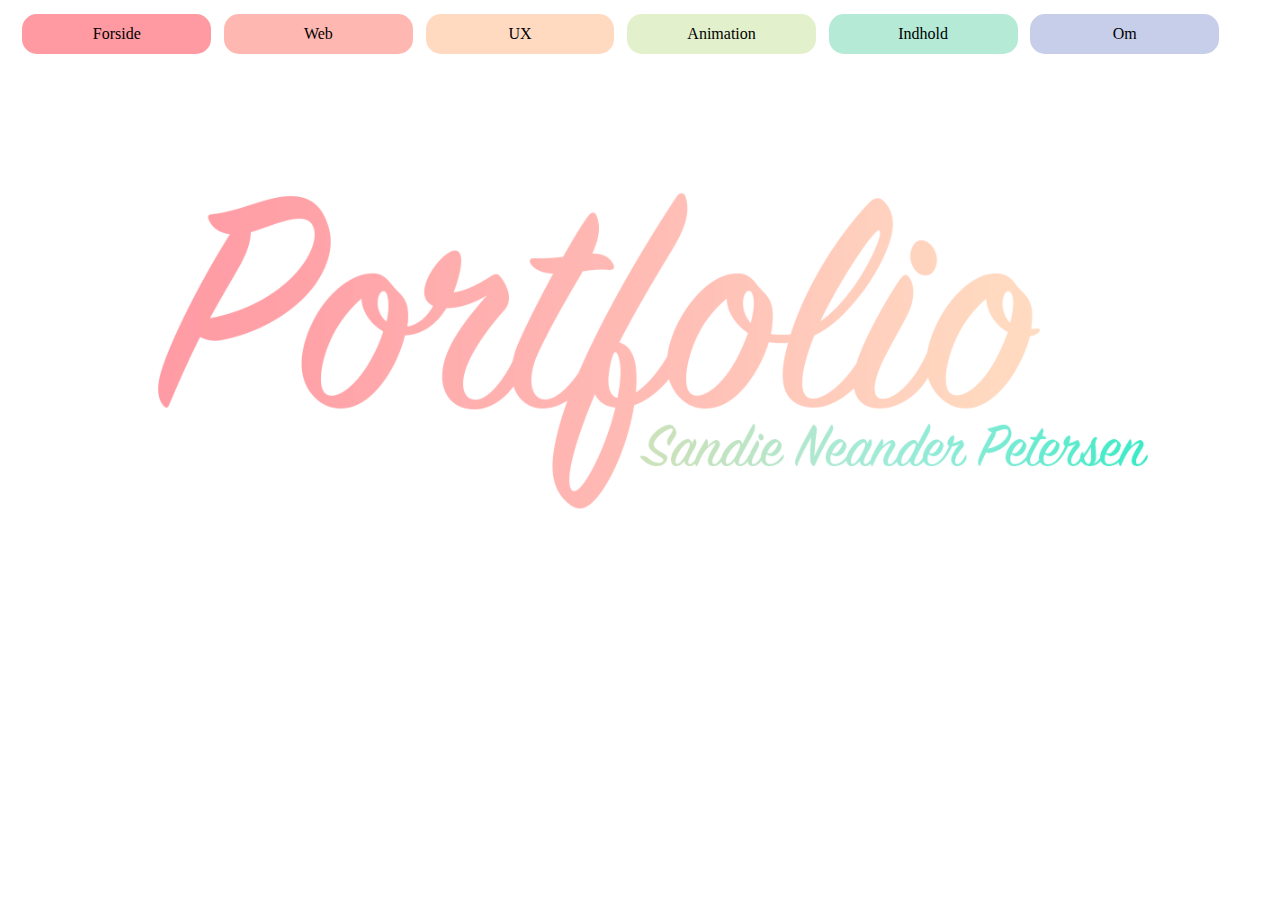
<file: index.html>
<!Doctype html>
<html lang="da">

<head>
    <meta charset="utf-8">
    <meta name="robots" content="noindex">
    <meta name="viewport" content="width=device-width, initial-scale=1.0">
    <title>Portefolie</title>
    <link rel="stylesheet" href="style.css" type="text/css">
</head>

<body>
    <header>
        <div class="btn-group">
            <a id="btn1" href="index.html" role="button">Forside</a>
            <a id="btn2" role="button" href="web.html">Web</a>
            <a id="btn3" role="button" href="ux_data.html">UX</a>
            <a id="btn4" role="button" href="animation_assets.html">Animation</a>
            <a id="btn5" role="button" href="indhold_redesign.html">Indhold</a>
            <a id="btn6" role="button" href="om.html">Om</a>
        </div>
    </header>

    <div id="splash_wrapper">
        <div id="splash">
            <img src="eksempler/Splash.png" alt="splash billede">
        </div>
    </div>
</body>

</html>
</file>
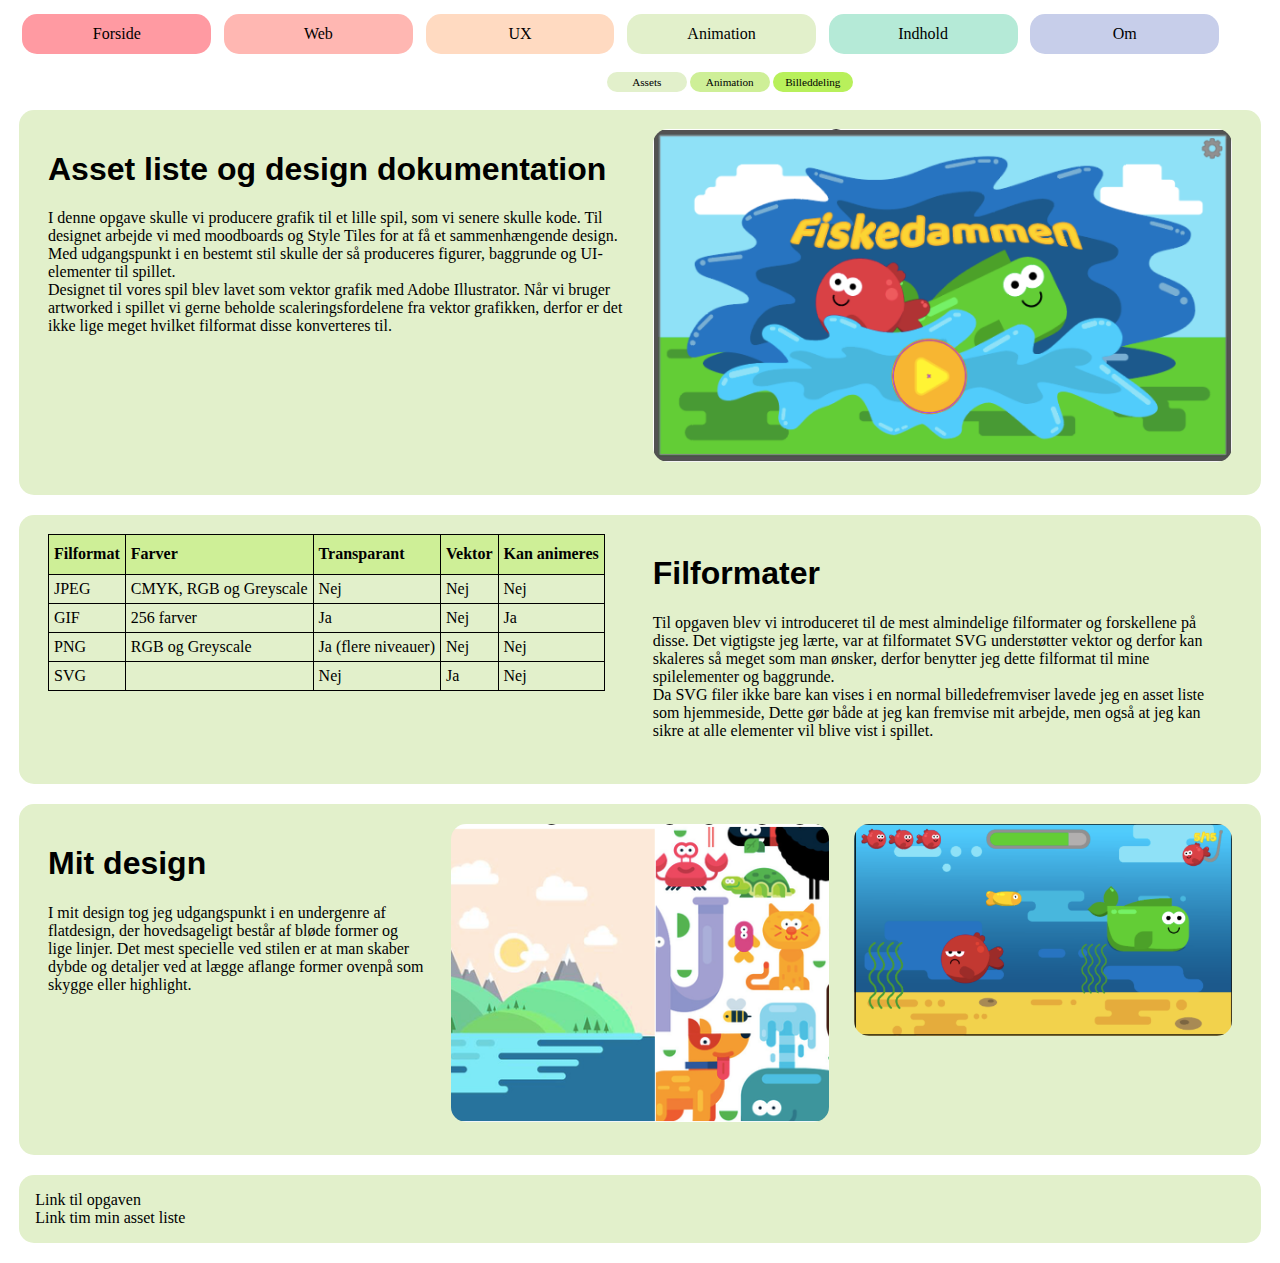
<file: animation_assets.html>
<!Doctype html>
<html lang="da">

<head>
    <meta charset="utf-8">
    <meta name="robots" content="noindex">
    <meta name="viewport" content="width=device-width, initial-scale=1.0">
    <title>Portefolie</title>
    <link rel="stylesheet" href="style.css" type="text/css">
</head>

<body>
    <header>
        <div class="btn-group">
            <a id="btn1" href="index.html" role="button">Forside</a>
            <a id="btn2" role="button" href="web.html">Web</a>
            <a id="btn3" role="button" href="ux_data.html">UX</a>
            <a id="btn4" role="button" href="animation_assets.html">Animation</a>
            <a id="btn5" role="button" href="indhold_redesign.html">Indhold</a>
            <a id="btn6" role="button" href="om.html">Om</a>
        </div>

        <div class="btn-group3">
            <a id="btn3_1" role="button" href="animation_assets.html">Assets</a>
            <a id="btn3_2" role="button" href="animation_opg.html">Animation</a>
            <a id="btn3_3" role="button" href="animation_billeddeling.html">Billeddeling</a>
        </div>
    </header>

    <div id="position">
        <section id="intro" class="animation_assets">
            <div class="sectionwrapper">
                <div class="col">
                    <h1>Asset liste og design dokumentation</h1>
                    <p>I denne opgave skulle vi producere grafik til et lille spil, som vi senere skulle kode. Til designet arbejde vi med moodboards og Style Tiles for at få et sammenhængende design. Med udgangspunkt i en bestemt stil skulle der så produceres figurer, baggrunde og UI-elementer til spillet. <br>
                    Designet til vores spil blev lavet som vektor grafik med Adobe Illustrator. Når vi bruger artworked i spillet vi gerne beholde scaleringsfordelene fra vektor grafikken, derfor er det ikke lige meget hvilket filformat disse konverteres til.
                    </p>
                </div>
                <div class="col">
                    <img src="eksempler/animation/assets_.png" alt="spillets start skærm">
                </div>
            </div>
        </section>

        <section id="filformater" class="animation_assets">
            <div class="sectionwrapper">
                <div class="col">
                    <h1>Filformater</h1>
                    <p>Til opgaven blev vi introduceret til de mest almindelige filformater og forskellene på disse. Det vigtigste jeg lærte, var at filformatet SVG understøtter vektor og derfor kan skaleres så meget som man ønsker, derfor benytter jeg dette filformat til mine spilelementer og baggrunde. <br> Da SVG filer ikke bare kan vises i en normal billedefremviser lavede jeg en asset liste som hjemmeside, Dette gør både at jeg kan fremvise mit arbejde, men også at jeg kan sikre at alle elementer vil blive vist i spillet.
                    </p>
                </div>
                <div class="col">
                    <table>
                        <tr>
                            <th>Filformat</th>
                            <th>Farver</th>
                            <th>Transparant</th>
                            <th>Vektor</th>
                            <th>Kan animeres</th>
                        </tr>
                        <tr>
                            <td>JPEG</td>
                            <td>CMYK, RGB og Greyscale</td>
                            <td>Nej</td>
                            <td>Nej</td>
                            <td>Nej</td>
                        </tr>
                          <tr>
                            <td>GIF</td>
                            <td>256 farver</td>
                            <td>Ja</td>
                            <td>Nej</td>
                            <td>Ja</td>
                        </tr>
                          <tr>
                            <td>PNG</td>
                            <td>RGB og Greyscale</td>
                            <td>Ja (flere niveauer)</td>
                            <td>Nej</td>
                            <td>Nej</td>
                        </tr>
                          <tr>
                            <td>SVG</td>
                            <td></td>
                            <td>Nej</td>
                            <td>Ja</td>
                            <td>Nej</td>
                        </tr>
                    </table>
                </div>
            </div>
        </section>

        <section id="mit_design" class="animation_assets">
            <div class="sectionwrapper">
                <div class="col_2">
                    <h1>Mit design</h1>
                    <p>I mit design tog jeg udgangspunkt i en undergenre af flatdesign, der hovedsageligt består af bløde former og lige linjer. Det mest specielle ved stilen er at man skaber dybde og detaljer ved at lægge aflange former ovenpå som skygge eller highlight.</p>
                </div>
                <div class="col_2">
                    <img src="eksempler/animation/assets_inspo.png" alt="Inspiration">
                </div>
                <div class="col_2">
                    <img src="eksempler/animation/assets_design.png" alt="Mit design">
                </div>
            </div>
        </section>

        <section id="link" class="animation_assets">
            <a href="https://neanderpetersen.dk/kea/06_portfolio/04_01_04_spil_sandie.pdf" target="_blank">Link til opgaven</a> <br>
            <a href="https://neanderpetersen.dk/kea/04_animation/spil1/assets/" target="_blank">Link tim min asset liste</a>
        </section>
    </div>

</body></html>
</file>
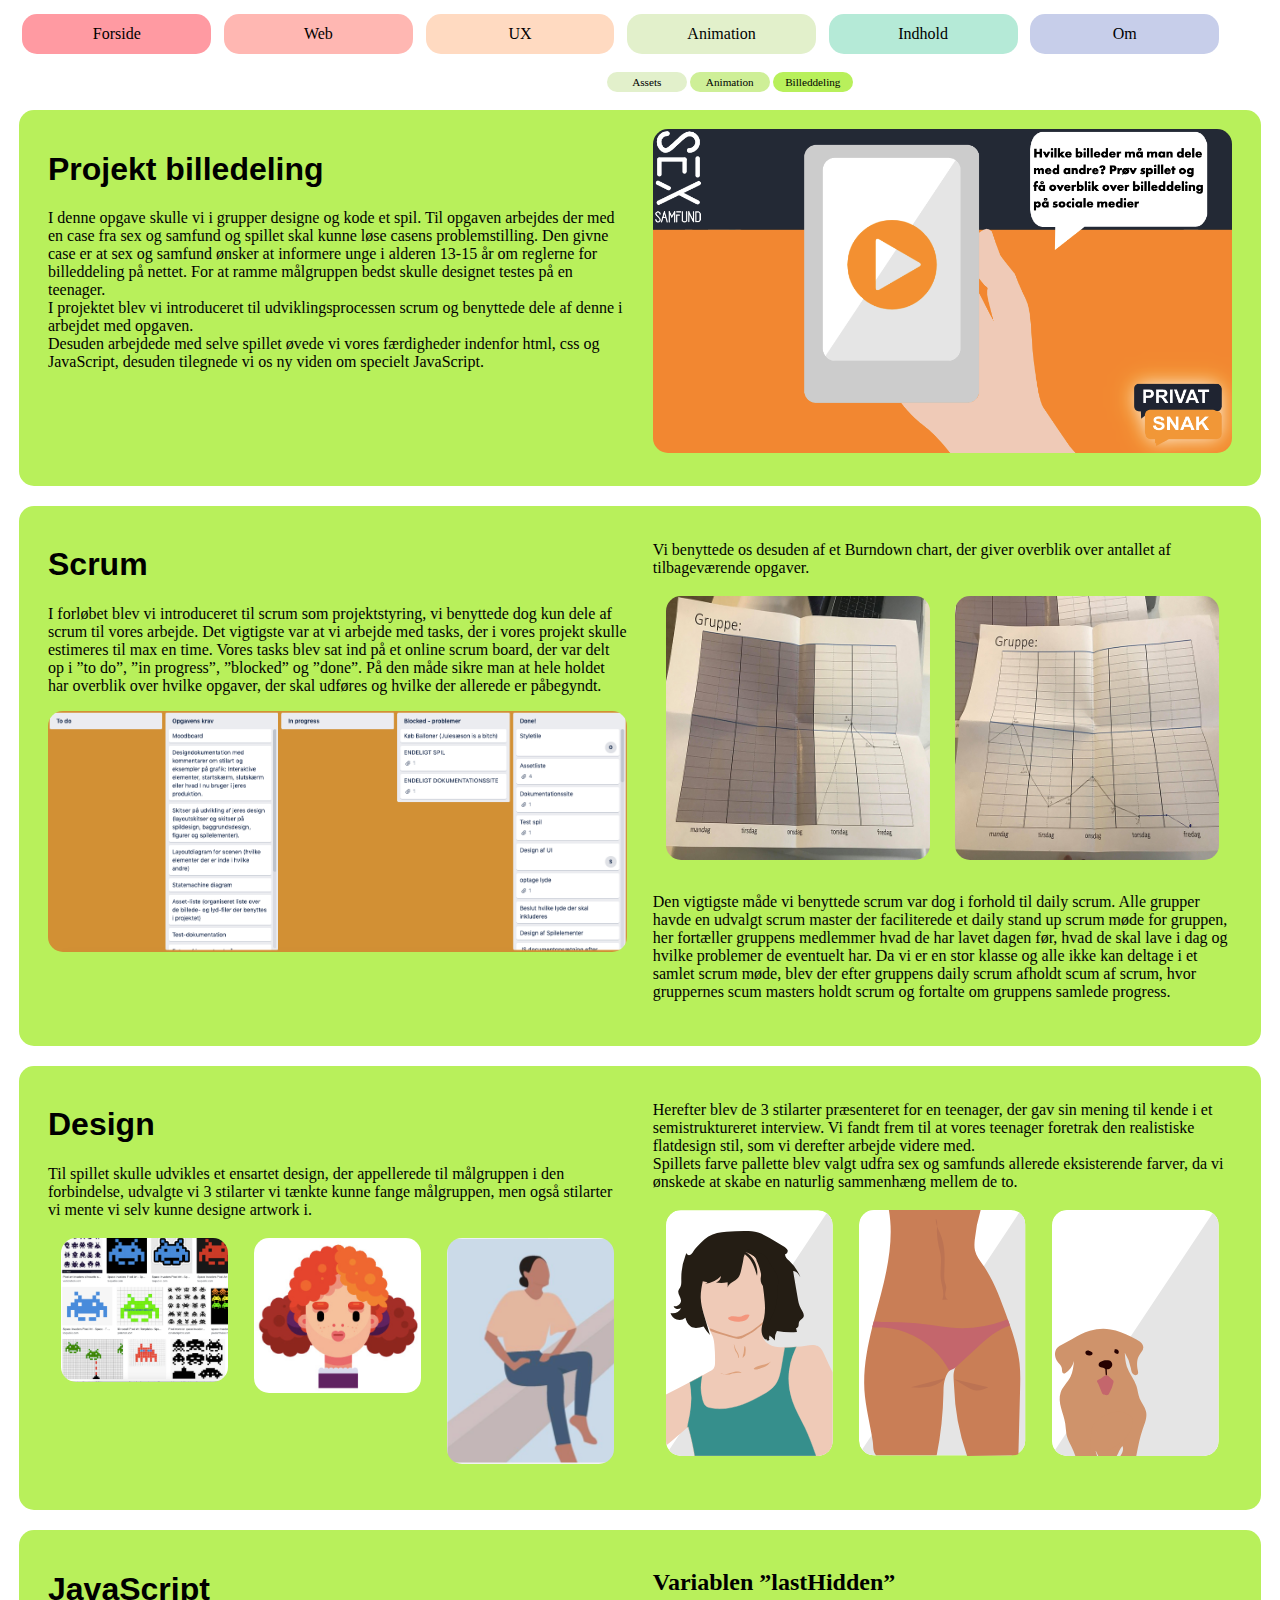
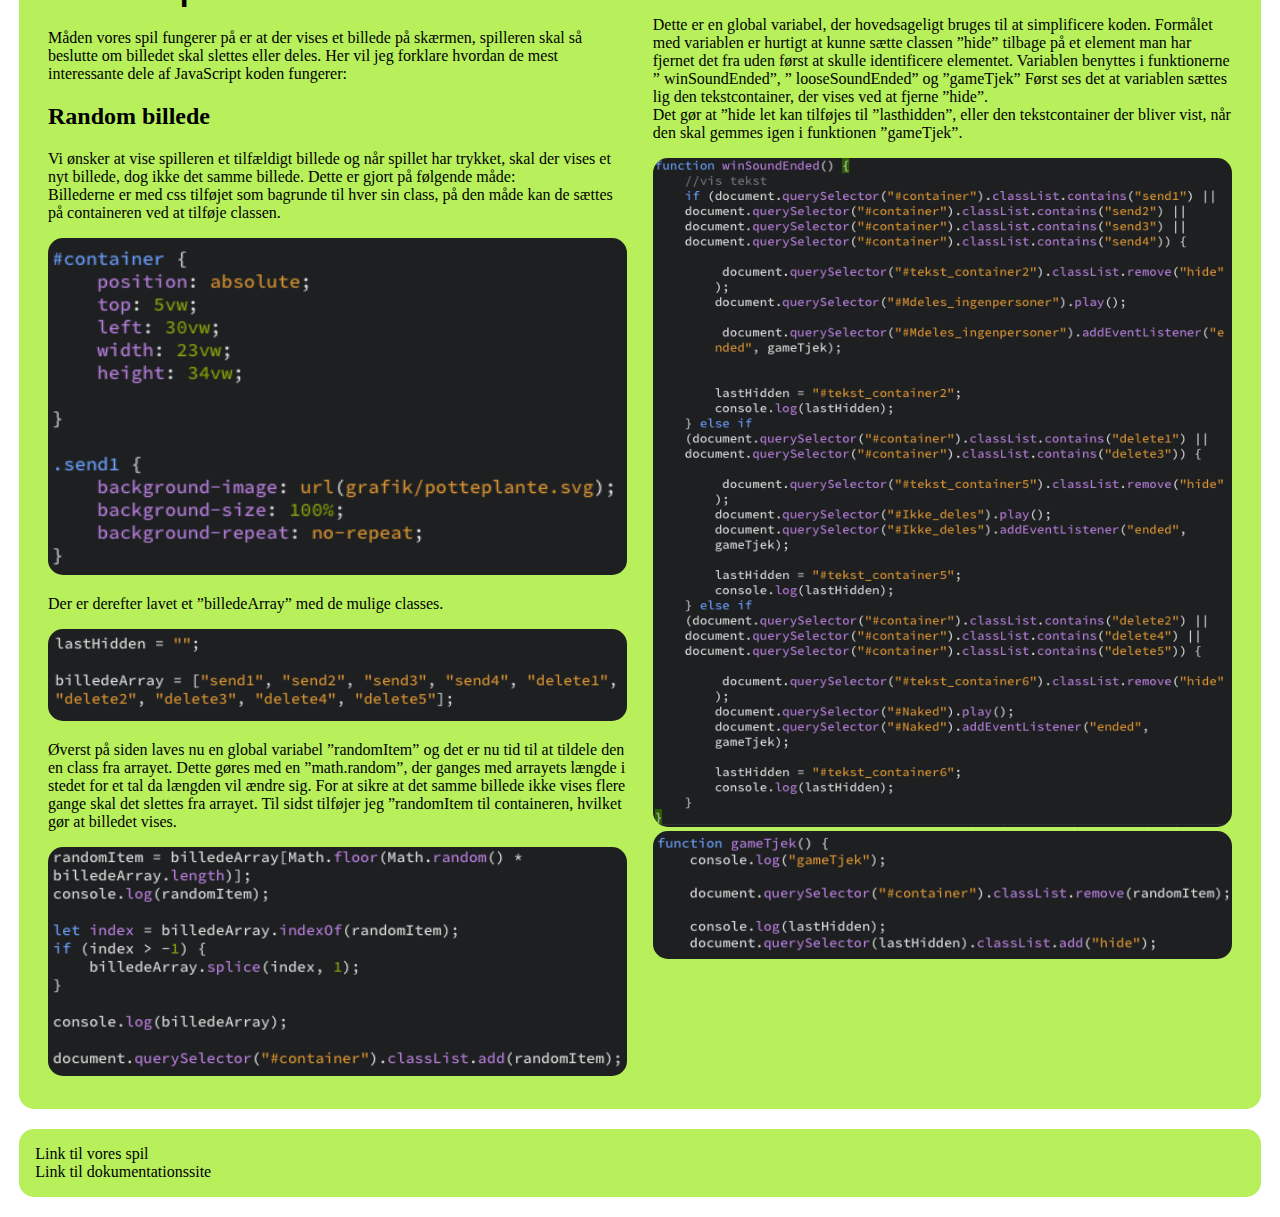
<file: animation_billeddeling.html>
<!Doctype html>
<html lang="da">

<head>
    <meta charset="utf-8">
    <meta name="robots" content="noindex">
    <meta name="viewport" content="width=device-width, initial-scale=1.0">
    <title>Portefolie</title>
    <link rel="stylesheet" href="style.css" type="text/css">
</head>

<body>
    <header>
       <div class="btn-group">
            <a id="btn1" href="index.html" role="button">Forside</a>
            <a id="btn2" role="button" href="web.html">Web</a>
            <a id="btn3" role="button" href="ux_data.html">UX</a>
            <a id="btn4" role="button" href="animation_assets.html">Animation</a>
            <a id="btn5" role="button" href="indhold_redesign.html">Indhold</a>
            <a id="btn6" role="button" href="om.html">Om</a>
        </div>

        <div class="btn-group3">
            <a id="btn3_1" role="button" href="animation_assets.html">Assets</a>
            <a id="btn3_2" role="button" href="animation_opg.html">Animation</a>
            <a id="btn3_3" role="button" href="animation_billeddeling.html">Billeddeling</a>
        </div>
    </header>

    <div id="position">
        <section id="intro" class="animation_billeddeling">
            <div class="sectionwrapper">
                <div class="col">
                    <h1>Projekt billedeling</h1>
                    <p>I denne opgave skulle vi i grupper designe og kode et spil. Til opgaven arbejdes der med en case fra sex og samfund og spillet skal kunne løse casens problemstilling. Den givne case er at sex og samfund ønsker at informere unge i alderen 13-15 år om reglerne for billeddeling på nettet. For at ramme målgruppen bedst skulle designet testes på en teenager. <br> I projektet blev vi introduceret til udviklingsprocessen scrum og benyttede dele af denne i arbejdet med opgaven. <br> Desuden arbejdede med selve spillet øvede vi vores færdigheder indenfor html, css og JavaScript, desuden tilegnede vi os ny viden om specielt JavaScript.</p>
                </div>
                <div class="col">
                    <img src="eksempler/animation/scrum_forside.png" alt="Spillets start skærm">
                </div>
            </div>
        </section>

        <section id="scrum" class="animation_billeddeling">
            <div class="sectionwrapper">
                <div class="col">
                    <h1>Scrum</h1>
                    <p>I forløbet blev vi introduceret til scrum som projektstyring, vi benyttede dog kun dele af scrum til vores arbejde. Det vigtigste var at vi arbejde med tasks, der i vores projekt skulle estimeres til max en time. Vores tasks blev sat ind på et online scrum board, der var delt op i ”to do”, ”in progress”, ”blocked” og ”done”. På den måde sikre man at hele holdet har overblik over hvilke opgaver, der skal udføres og hvilke der allerede er påbegyndt.</p>
                    <img src="eksempler/animation/scrum_trello.png" alt="Gruppens trello board">
                </div>
                <div class="col">
                    <p>Vi benyttede os desuden af et Burndown chart, der giver overblik over antallet af tilbageværende opgaver.</p>
                    <div class="wrap_2">
                        <div class="col_image">
                        <img src="eksempler/animation/burndown.jpg" alt="Vores burndown chart"> 
                    </div>
                    <div class="col_image">
                        <img src="eksempler/animation/burndown2.jpg" alt="Vores burndown chart"> 
                    </div>
                    </div>
                    <p>Den vigtigste måde vi benyttede scrum var dog i forhold til daily scrum. Alle grupper havde en udvalgt scrum master der faciliterede et daily stand up scrum møde for gruppen, her fortæller gruppens medlemmer hvad de har lavet dagen før, hvad de skal lave i dag og hvilke problemer de eventuelt har. Da vi er en stor klasse og alle ikke kan deltage i et samlet scrum møde, blev der efter gruppens daily scrum afholdt scum af scrum, hvor gruppernes scum masters holdt scrum og fortalte om gruppens samlede progress.</p>
                    
                </div>
            </div>
        </section>

        <section id="design" class="animation_billeddeling">
            <div class="sectionwrapper">
                <div class="col">
                    <h1>Design</h1>
                    <p>Til spillet skulle udvikles et ensartet design, der appellerede til målgruppen i den forbindelse, udvalgte vi 3 stilarter vi tænkte kunne fange målgruppen, men også stilarter vi mente vi selv kunne designe artwork i. </p>
                    <div class="wrap_2">
                        <div class="col_image">
                            <img src="eksempler/animation/scrum_stil1.png" alt="Stilart 1">
                        </div>
                        <div class="col_image">
                            <img src="eksempler/animation/scrum_stil2.png" alt="Stilart 2">
                        </div>
                        <div class="col_image">
                            <img src="eksempler/animation/scrum_stil3.png" alt="Stilart 3">
                        </div>
                    </div>
                </div>
                <div class="col">
                    <p>Herefter blev de 3 stilarter præsenteret for en teenager, der gav sin mening til kende i et semistruktureret interview. Vi fandt frem til at vores teenager foretrak den realistiske flatdesign stil, som vi derefter arbejde videre med. <br> Spillets farve pallette blev valgt udfra sex og samfunds allerede eksisterende farver, da vi ønskede at skabe en naturlig sammenhæng mellem de to.</p>
                    <div class="wrap_2">
                        <div class="col_image">
                            <img src="eksempler/animation/scrum_grafik1.svg" alt="Vores artwork">
                        </div>
                        <div class="col_image">
                            <img src="eksempler/animation/scrum_grafik2.svg" alt="Vores artwork">
                        </div>
                        <div class="col_image">
                            <img src="eksempler/animation/scrum_grafik3.svg" alt="Vores artwork">
                        </div>
                    </div>
                </div>
            </div>
        </section>

        <section id="js" class="animation_billeddeling">
            <div class="sectionwrapper">
                <div class="col">
                    <h1>JavaScript</h1>
                    <p>Måden vores spil fungerer på er at der vises et billede på skærmen, spilleren skal så beslutte om billedet skal slettes eller deles. Her vil jeg forklare hvordan de mest interessante dele af JavaScript koden fungerer:</p>
                    <h2>Random billede</h2>
                    <p>Vi ønsker at vise spilleren et tilfældigt billede og når spillet har trykket, skal der vises et nyt billede, dog ikke det samme billede. Dette er gjort på følgende måde: <br> Billederne er med css tilføjet som bagrunde til hver sin class, på den måde kan de sættes på containeren ved at tilføje classen.</p>
                    <img src="eksempler/animation/kode_1.png" alt="Eksempel på kode">
                     <p>Der er derefter lavet et ”billedeArray” med de mulige classes.</p>
                    <img src="eksempler/animation/kode_2.png" alt="Eksempel på kode">
                    <p>Øverst på siden laves nu en global variabel ”randomItem” og det er nu tid til at tildele den en class fra arrayet. Dette gøres med en ”math.random”, der ganges med arrayets længde i stedet for et tal da længden vil ændre sig. For at sikre at det samme billede ikke vises flere gange skal det slettes fra arrayet. Til sidst tilføjer jeg ”randomItem til containeren, hvilket gør at billedet vises. </p>
                    <img src="eksempler/animation/kode_3.png" alt="Eksempel på kode">
                </div>
                <div class="col">
                    <h2>Variablen ”lastHidden”</h2>
                    <p>Dette er en global variabel, der hovedsageligt bruges til at simplificere koden. Formålet med variablen er hurtigt at kunne sætte classen ”hide” tilbage på et element man har fjernet det fra uden først at skulle identificere elementet. Variablen benyttes i funktionerne ” winSoundEnded”, ” looseSoundEnded” og ”gameTjek” Først ses det at variablen sættes lig den tekstcontainer, der vises ved at fjerne ”hide”. <br> Det gør at ”hide let kan tilføjes til ”lasthidden”, eller den tekstcontainer der bliver vist, når den skal gemmes igen i funktionen ”gameTjek”. </p>
                    <img src="eksempler/animation/kode_4.png" alt="Eksempel på kode">
                    <img src="eksempler/animation/kode_5.png" alt="Eksempel på kode">
                </div>
            </div>
        </section>

        <section id="link" class="animation_billeddeling">
            <a href="https://neanderpetersen.dk/kea/04_animation/gruppe12_spil/" target="_blank">Link til vores spil</a>
            <br>
            <a href="https://neanderpetersen.dk/kea/04_animation/gruppe12_dokumentationssite/Index.html" target="_blank">Link til dokumentationssite</a>
        </section>
    </div>
</body>

</html>
</file>
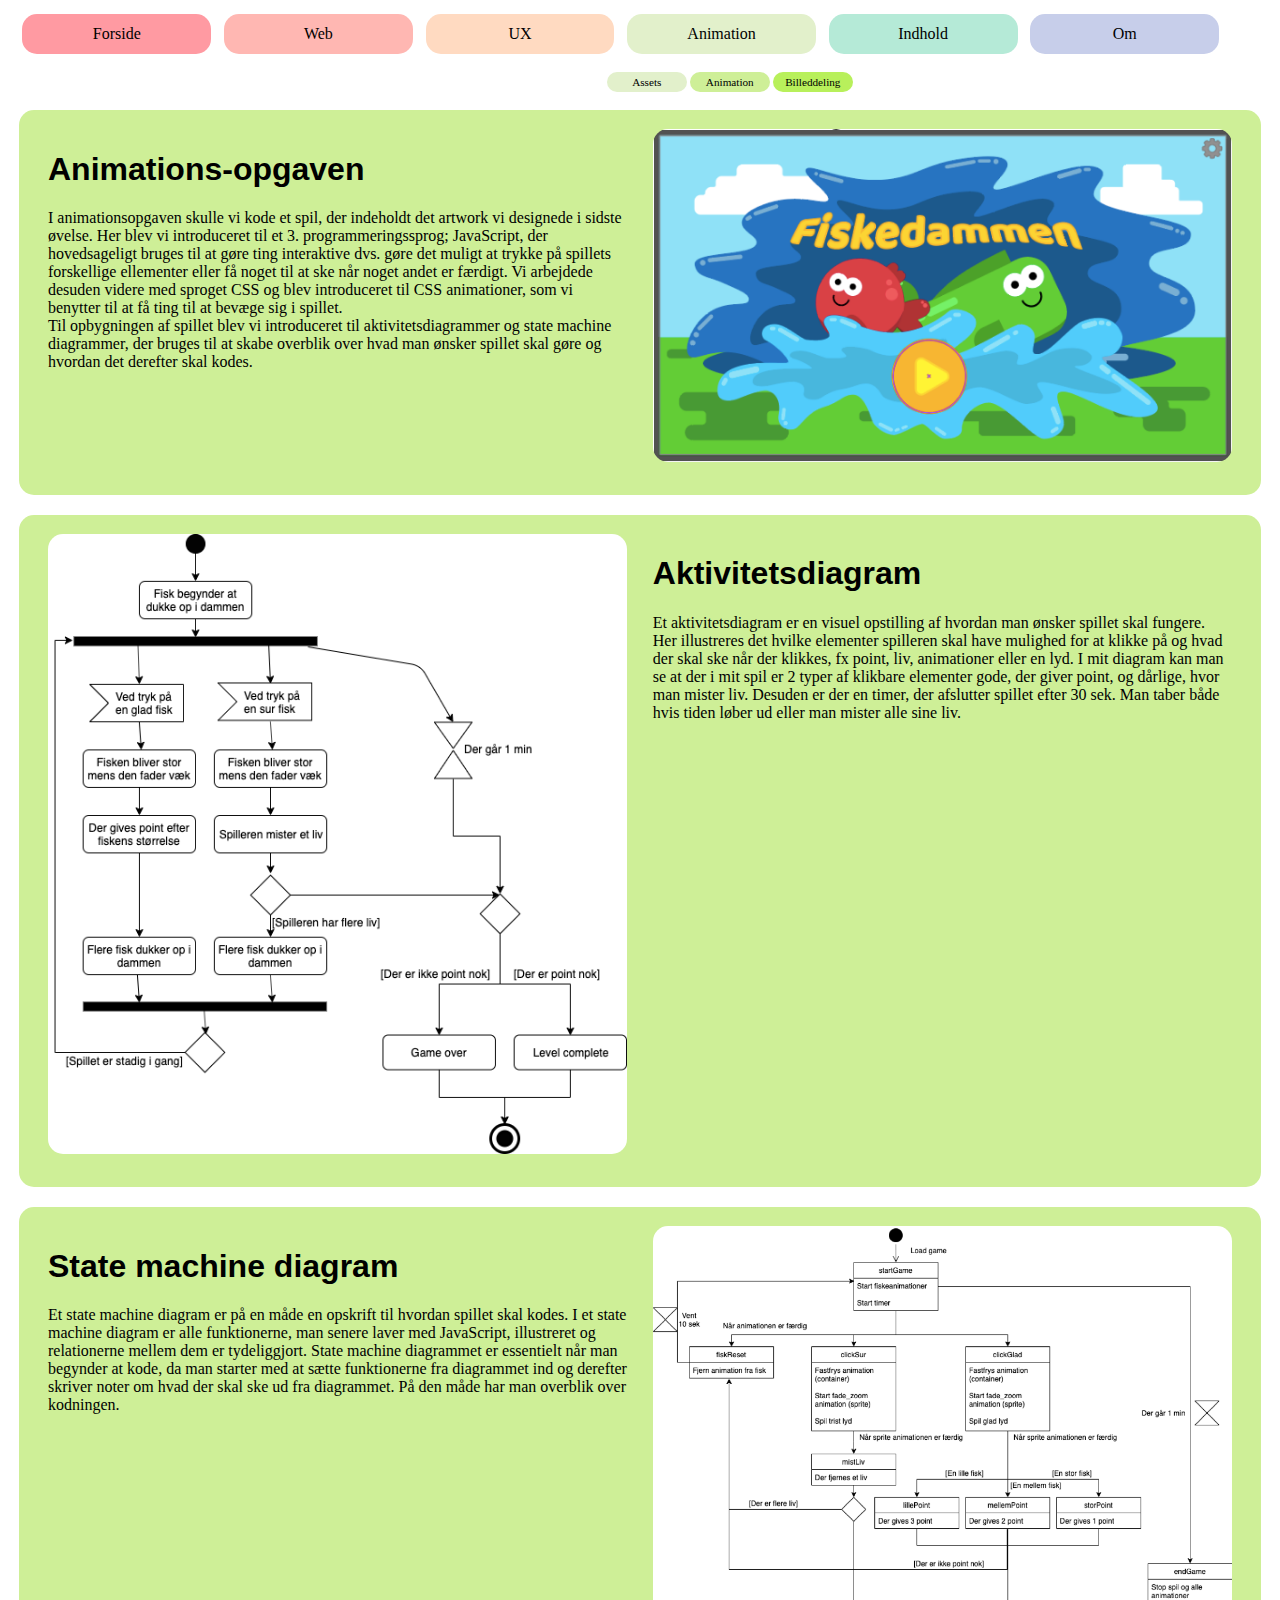
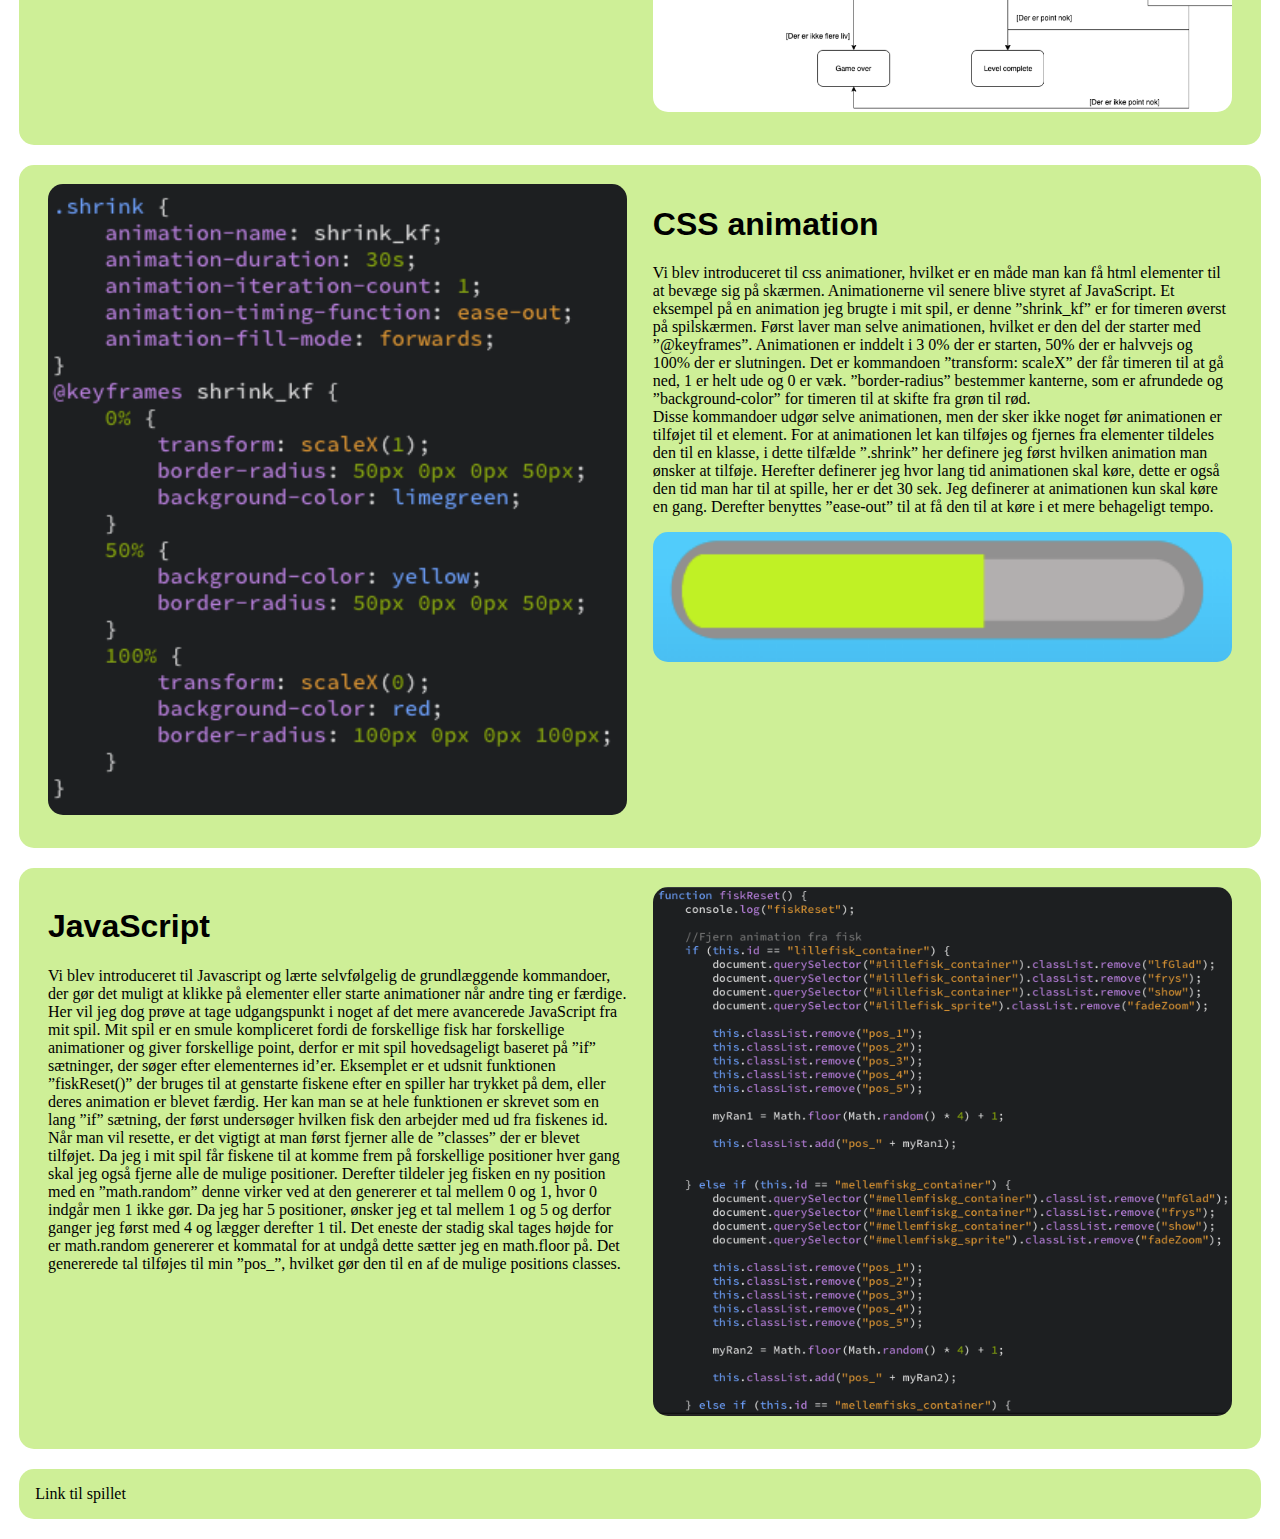
<file: animation_opg.html>
<!Doctype html>
<html lang="da">

<head>
    <meta charset="utf-8">
    <meta name="robots" content="noindex">
    <meta name="viewport" content="width=device-width, initial-scale=1.0">
    <title>Portefolie</title>
    <link rel="stylesheet" href="style.css" type="text/css">
</head>

<body>
    <header>
        <div class="btn-group">
            <a id="btn1" href="index.html" role="button">Forside</a>
            <a id="btn2" role="button" href="web.html">Web</a>
            <a id="btn3" role="button" href="ux_data.html">UX</a>
            <a id="btn4" role="button" href="animation_assets.html">Animation</a>
            <a id="btn5" role="button" href="indhold_redesign.html">Indhold</a>
            <a id="btn6" role="button" href="om.html">Om</a>
        </div>

        <div class="btn-group3">
            <a id="btn3_1" role="button" href="animation_assets.html">Assets</a>
            <a id="btn3_2" role="button" href="animation_opg.html">Animation</a>
            <a id="btn3_3" role="button" href="animation_billeddeling.html">Billeddeling</a>
        </div>
    </header>

    <div id="position">
        <section id="intro" class="animation_opg">
            <div class="sectionwrapper">
                <div class="col">
                    <h1>Animations-opgaven</h1>
                    <p>I animationsopgaven skulle vi kode et spil, der indeholdt det artwork vi designede i sidste øvelse. Her blev vi introduceret til et 3. programmeringssprog; JavaScript, der hovedsageligt bruges til at gøre ting interaktive dvs. gøre det muligt at trykke på spillets forskellige ellementer eller få noget til at ske når noget andet er færdigt. Vi arbejdede desuden videre med sproget CSS og blev introduceret til CSS animationer, som vi benytter til at få ting til at bevæge sig i spillet. <br>
                        Til opbygningen af spillet blev vi introduceret til aktivitetsdiagrammer og state machine diagrammer, der bruges til at skabe overblik over hvad man ønsker spillet skal gøre og hvordan det derefter skal kodes.
                    </p>
                </div>
                <div class="col">
                    <img src="eksempler/animation/assets_.png" alt="Spillets start skærm">
                </div>
            </div>
        </section>

        <section id="aktivitetsdiagram" class="animation_opg">
            <div class="sectionwrapper">
                <div class="col">
                    <h1>Aktivitetsdiagram</h1>
                    <p>Et aktivitetsdiagram er en visuel opstilling af hvordan man ønsker spillet skal fungere. Her illustreres det hvilke elementer spilleren skal have mulighed for at klikke på og hvad der skal ske når der klikkes, fx point, liv, animationer eller en lyd. I mit diagram kan man se at der i mit spil er 2 typer af klikbare elementer gode, der giver point, og dårlige, hvor man mister liv. Desuden er der en timer, der afslutter spillet efter 30 sek. Man taber både hvis tiden løber ud eller man mister alle sine liv. </p>
                </div>
                <div class="col">
                    <img src="eksempler/animation/animation_aktivitetsdiagram.png" alt="Spillets aktivitetsdiagram">
                </div>
            </div>
        </section>

        <section id="state_machine_diagram" class="animation_opg">
            <div class="sectionwrapper">
                <div class="col">
                    <h1>State machine diagram</h1>
                    <p>Et state machine diagram er på en måde en opskrift til hvordan spillet skal kodes. I et state machine diagram er alle funktionerne, man senere laver med JavaScript, illustreret og relationerne mellem dem er tydeliggjort. State machine diagrammet er essentielt når man begynder at kode, da man starter med at sætte funktionerne fra diagrammet ind og derefter skriver noter om hvad der skal ske ud fra diagrammet. På den måde har man overblik over kodningen.</p>
                </div>
                <div class="col">
                    <img src="eksempler/animation/animation_state_machine.png" alt="Spillets state machine diagram">
                </div>
            </div>
        </section>

        <section id="css" class="animation_opg">
            <div class="sectionwrapper">
                <div class="col">
                    <h1>CSS animation</h1>
                    <p>Vi blev introduceret til css animationer, hvilket er en måde man kan få html elementer til at bevæge sig på skærmen. Animationerne vil senere blive styret af JavaScript. Et eksempel på en animation jeg brugte i mit spil, er denne ”shrink_kf” er for timeren øverst på spilskærmen. Først laver man selve animationen, hvilket er den del der starter med ”@keyframes”. Animationen er inddelt i 3 0% der er starten, 50% der er halvvejs og 100% der er slutningen. Det er kommandoen ”transform: scaleX” der får timeren til at gå ned, 1 er helt ude og 0 er væk. ”border-radius” bestemmer kanterne, som er afrundede og ”background-color” for timeren til at skifte fra grøn til rød. <br> Disse kommandoer udgør selve animationen, men der sker ikke noget før animationen er tilføjet til et element. For at animationen let kan tilføjes og fjernes fra elementer tildeles den til en klasse, i dette tilfælde ”.shrink” her definere jeg først hvilken animation man ønsker at tilføje. Herefter definerer jeg hvor lang tid animationen skal køre, dette er også den tid man har til at spille, her er det 30 sek. Jeg definerer at animationen kun skal køre en gang. Derefter benyttes ”ease-out” til at få den til at køre i et mere behageligt tempo.</p>
                    <img src="eksempler/animation/animation_timer.png" alt="Timeren fra spillet">
                </div>
                <div class="col">
                    <img src="eksempler/animation/animation_css.png" alt="Eksempel på css kode">
                </div>
            </div>
        </section>

        <section id="js" class="animation_opg">
            <div class="sectionwrapper">
                <div class="col">
                    <h1>JavaScript </h1>
                    <p>Vi blev introduceret til Javascript og lærte selvfølgelig de grundlæggende kommandoer, der gør det muligt at klikke på elementer eller starte animationer når andre ting er færdige. Her vil jeg dog prøve at tage udgangspunkt i noget af det mere avancerede JavaScript fra mit spil. Mit spil er en smule kompliceret fordi de forskellige fisk har forskellige animationer og giver forskellige point, derfor er mit spil hovedsageligt baseret på ”if” sætninger, der søger efter elementernes id’er. Eksemplet er et udsnit funktionen ”fiskReset()” der bruges til at genstarte fiskene efter en spiller har trykket på dem, eller deres animation er blevet færdig. Her kan man se at hele funktionen er skrevet som en lang ”if” sætning, der først undersøger hvilken fisk den arbejder med ud fra fiskenes id. Når man vil resette, er det vigtigt at man først fjerner alle de ”classes” der er blevet tilføjet. Da jeg i mit spil får fiskene til at komme frem på forskellige positioner hver gang skal jeg også fjerne alle de mulige positioner. Derefter tildeler jeg fisken en ny position med en ”math.random” denne virker ved at den genererer et tal mellem 0 og 1, hvor 0 indgår men 1 ikke gør. Da jeg har 5 positioner, ønsker jeg et tal mellem 1 og 5 og derfor ganger jeg først med 4 og lægger derefter 1 til. Det eneste der stadig skal tages højde for er math.random genererer et kommatal for at undgå dette sætter jeg en math.floor på. Det genererede tal tilføjes til min ”pos_”, hvilket gør den til en af de mulige positions classes. </p>
                </div>
                <div class="col">
                    <img src="eksempler/animation/animation_js_if_id.png" alt="Eksempel på JavaScript kode">
                </div>
            </div>
        </section>

        <section id="link" class="animation_opg">
            <a href="https://neanderpetersen.dk/kea/04_animation/spil/index.html" target="_blank">Link til spillet</a>
        </section>

    </div>

</body>

</html>
</file>
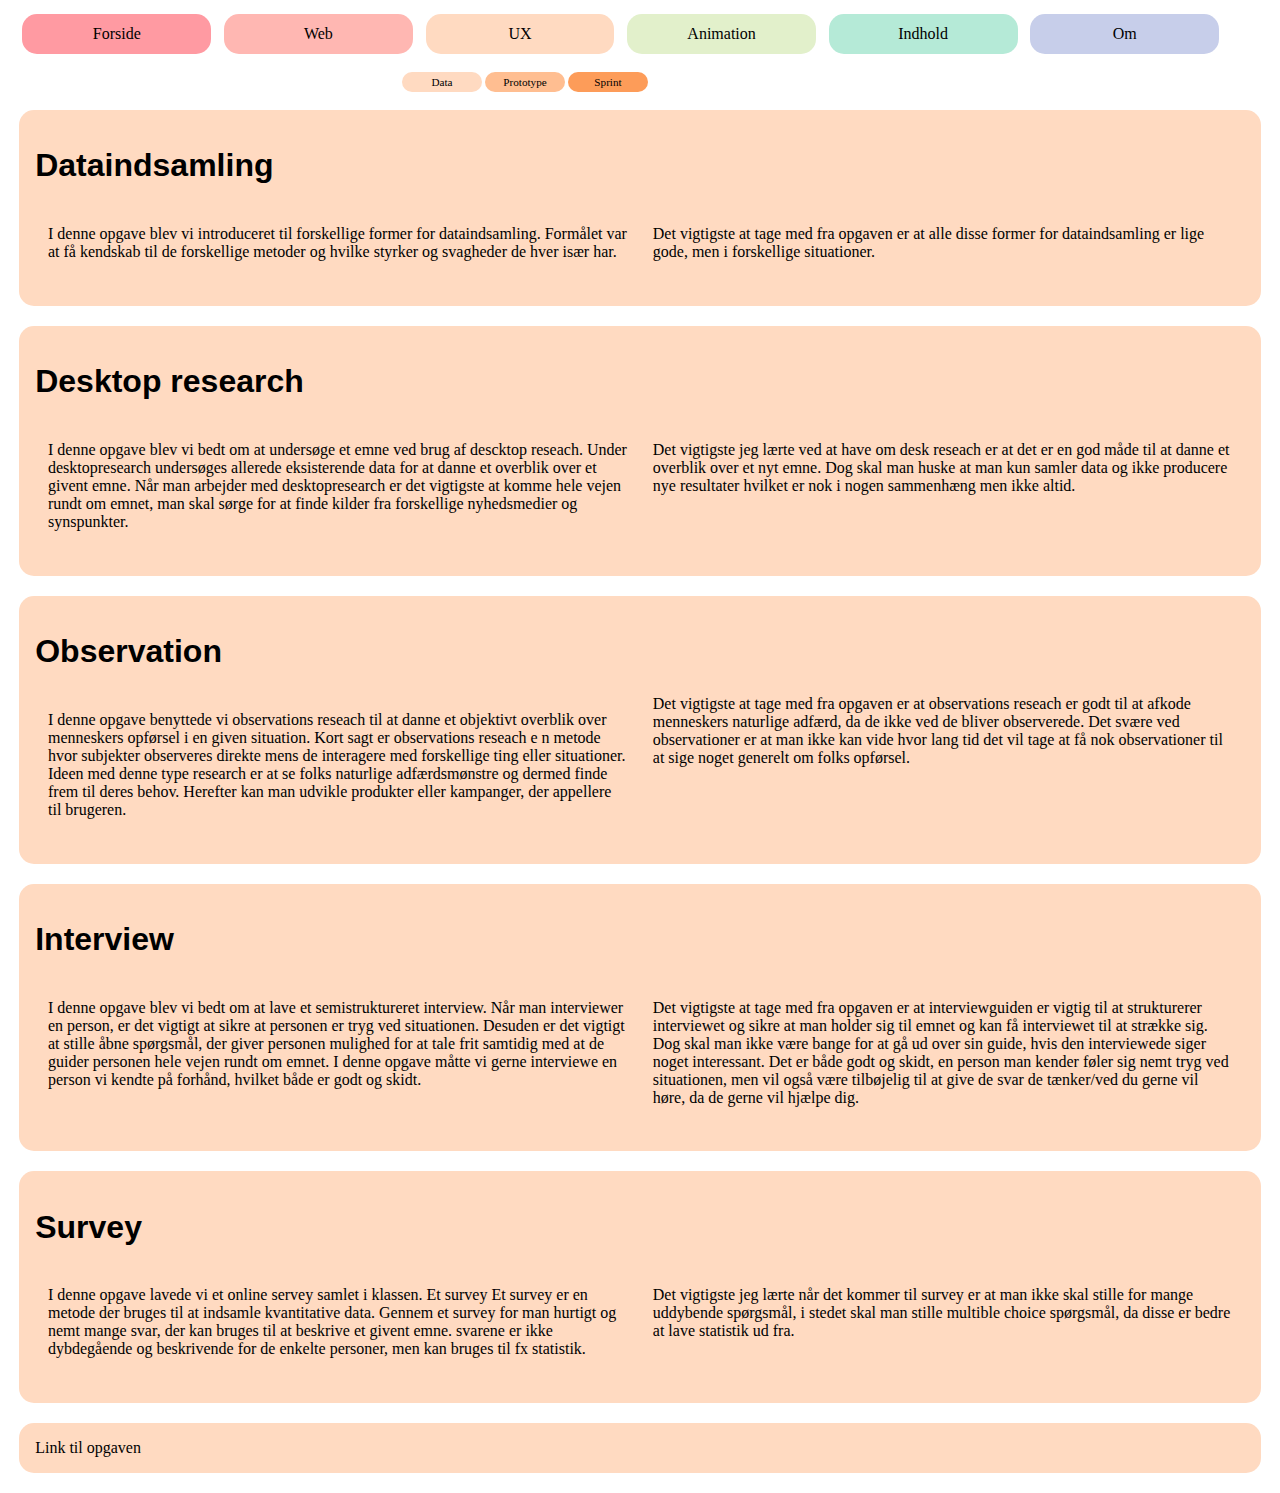
<file: ux_data.html>
<!Doctype html>
<html lang="da">

<head>
    <meta charset="utf-8">
    <meta name="robots" content="noindex">
    <meta name="viewport" content="width=device-width, initial-scale=1.0">
    <title>Portefolie</title>
    <link rel="stylesheet" href="style.css" type="text/css">
</head>

<body>
    <header>
        <div class="btn-group">
            <a id="btn1" href="index.html" role="button">Forside</a>
            <a id="btn2" role="button" href="web.html">Web</a>
            <a id="btn3" role="button" href="ux_data.html">UX</a>
            <a id="btn4" role="button" href="animation_assets.html">Animation</a>
            <a id="btn5" role="button" href="indhold_redesign.html">Indhold</a>
            <a id="btn6" role="button" href="om.html">Om</a>
        </div>

        <div class="btn-group2">
            <a id="btn2_1" role="button" href="ux_data.html">Data</a>
            <a id="btn2_2" role="button" href="ux_prototype.html">Prototype</a>
            <a id="btn2_3" role="button" href="ux_sprint.html">Sprint</a>
        </div>
    </header>
    
    <div id="position">
        <section id="dataindsamling" class="ux_data">
            <h1>Dataindsamling</h1>
            <div class="sectionwrapper">
                <div class="col">
                    <p>I denne opgave blev vi introduceret til forskellige former for dataindsamling. Formålet var at få kendskab til de forskellige metoder og hvilke styrker og svagheder de hver især har. </p>
                </div>
                <div class="col">
                    <p>Det vigtigste at tage med fra opgaven er at alle disse former for dataindsamling er lige gode, men i forskellige situationer.</p>
                </div>
            </div>
        </section>
        <section id="desk" class="ux_data">
            <h1>Desktop research</h1>
            <div class="sectionwrapper">
                <div class="col">
                    <p>I denne opgave blev vi bedt om at undersøge et emne ved brug af descktop reseach. Under desktopresearch undersøges allerede eksisterende data for at danne et overblik over et givent emne. Når man arbejder med desktopresearch er det vigtigste at komme hele vejen rundt om emnet, man skal sørge for at finde kilder fra forskellige nyhedsmedier og synspunkter.</p>
                </div>
                <div class="col">
                    <p>Det vigtigste jeg lærte ved at have om desk reseach er at det er en god måde til at danne et overblik over et nyt emne. Dog skal man huske at man kun samler data og ikke producere nye resultater hvilket er nok i nogen sammenhæng men ikke altid.</p>
                </div>
            </div>
        </section>
        <section id="obs" class="ux_data">
            <h1>Observation</h1>
            <div class="sectionwrapper">
                <div class="col">
                    <p>I denne opgave benyttede vi observations reseach til at danne et objektivt overblik over menneskers opførsel i en given situation. Kort sagt er observations reseach e n metode hvor subjekter observeres direkte mens de interagere med forskellige ting eller situationer. Ideen med denne type research er at se folks naturlige adfærdsmønstre og dermed finde frem til deres behov. Herefter kan man udvikle produkter eller kampanger, der appellere til
                        brugeren.
                    </p>
                </div>
                <div class="col">
                    Det vigtigste at tage med fra opgaven er at observations reseach er godt til at afkode menneskers naturlige adfærd, da de ikke ved de bliver observerede. Det svære ved observationer er at man ikke kan vide hvor lang tid det vil tage at få nok observationer til at sige noget generelt om folks opførsel.
                </div>
            </div>
        </section>
        <section id="interview" class="ux_data">
            <h1>Interview</h1>
            <div class="sectionwrapper">
                <div class="col">
                    <p>I denne opgave blev vi bedt om at lave et semistruktureret interview. Når man interviewer en person, er det vigtigt at sikre at personen er tryg ved situationen. Desuden er det vigtigt at stille åbne spørgsmål, der giver personen mulighed for at tale frit samtidig med at de guider personen hele vejen rundt om emnet. I denne opgave måtte vi gerne interviewe en person vi kendte på forhånd, hvilket både er godt og skidt. </p>
                </div>
                <div class="col">
                    <p>Det vigtigste at tage med fra opgaven er at interviewguiden er vigtig til at strukturerer interviewet og sikre at man holder sig til emnet og kan få interviewet til at strække sig. Dog skal man ikke være bange for at gå ud over sin guide, hvis den interviewede siger noget interessant. Det er både godt og skidt, en person man kender føler sig nemt tryg ved situationen, men vil også være tilbøjelig til at give de svar de tænker/ved du gerne vil høre, da de gerne vil hjælpe dig.</p>
                </div>
            </div>
        </section>
        <section id="survey" class="ux_data">
            <h1>Survey</h1>
            <div class="sectionwrapper">
                <div class="col">
                    <p>I denne opgave lavede vi et online servey samlet i klassen. Et survey Et survey er en metode der bruges til at indsamle kvantitative data. Gennem et survey for man hurtigt og nemt mange svar, der kan bruges til at beskrive et givent emne. svarene er ikke dybdegående og beskrivende for de enkelte personer, men kan bruges til fx statistik.</p>
                </div>
                <div class="col">
                    <p>Det vigtigste jeg lærte når det kommer til survey er at man ikke skal stille for mange uddybende spørgsmål, i stedet skal man stille multible choice spørgsmål, da disse er bedre at lave statistik ud fra.</p>
                </div>
            </div>
        </section>
        <section id="link" class="ux_data">
            <a href="https://neanderpetersen.dk/kea/06_portfolio/03.01.01e-databehandling.pdf" target="_blank">Link til opgaven</a>
        </section>
    </div>

</body>

</html>
</file>
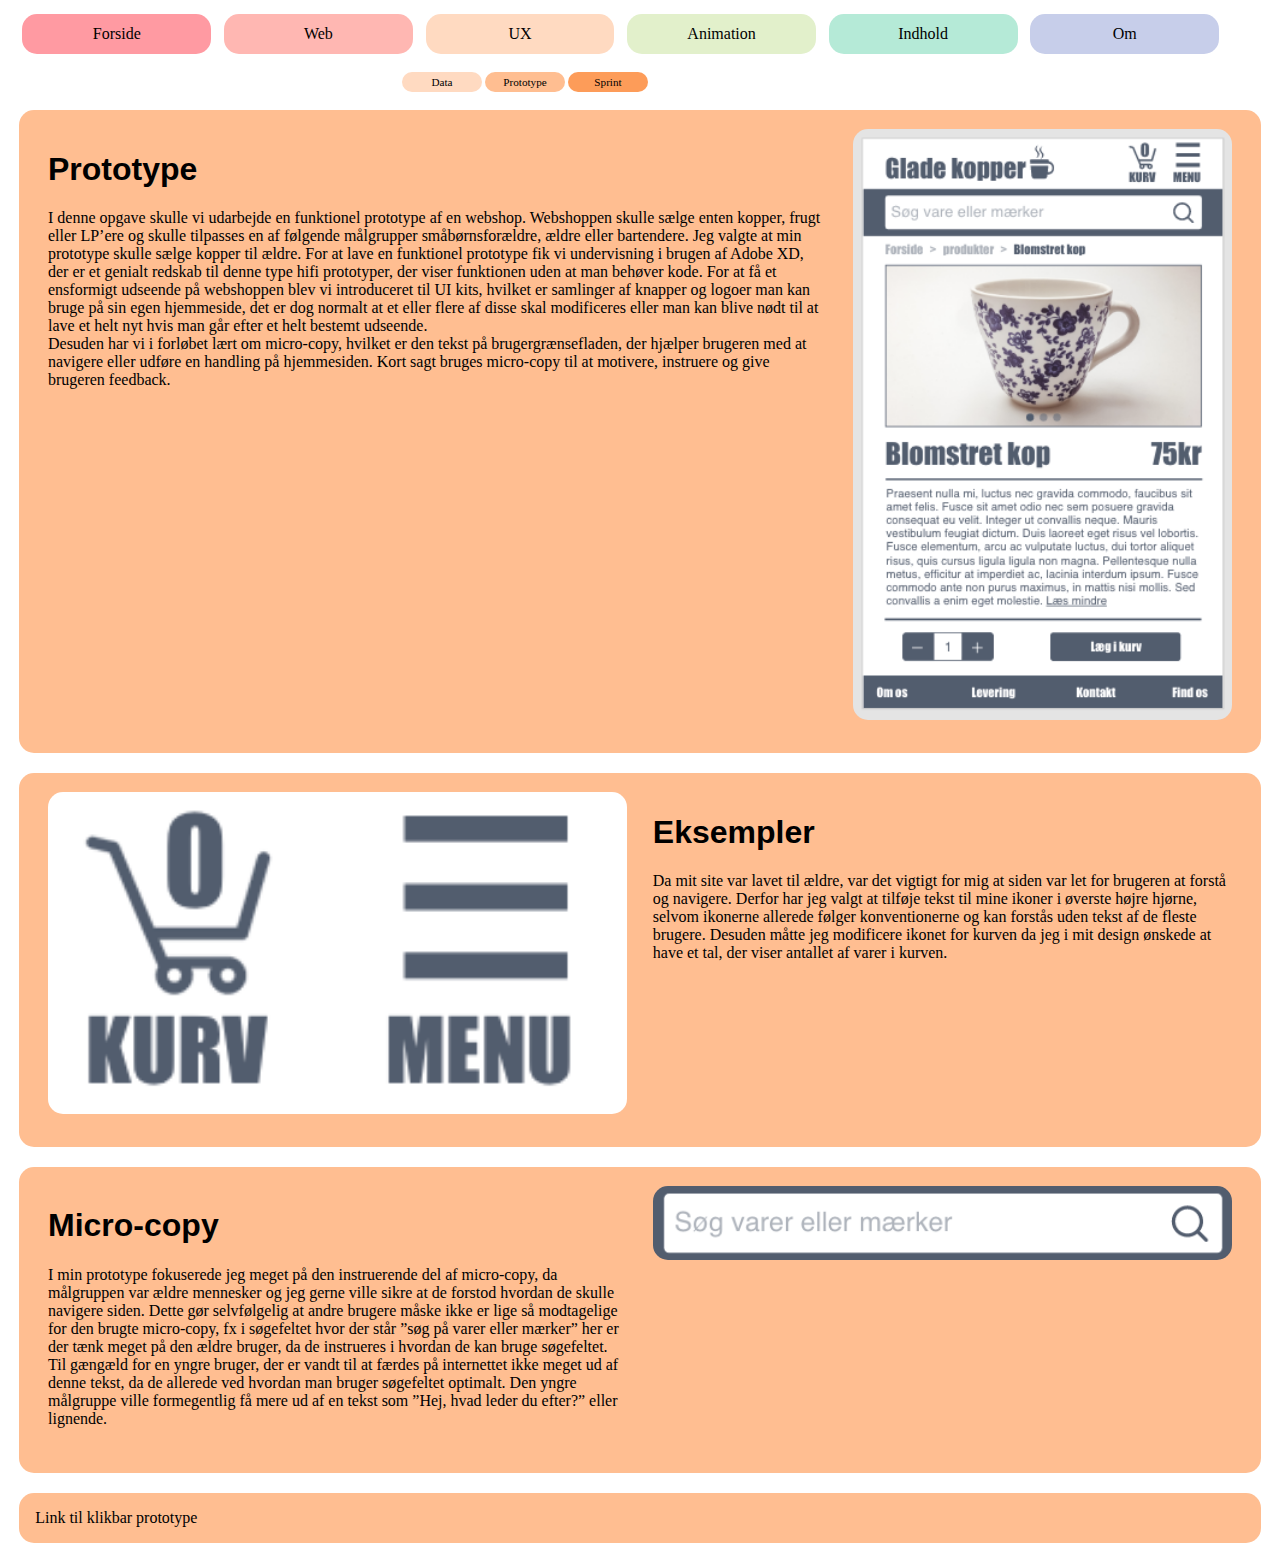
<file: ux_prototype.html>
<!Doctype html>
<html lang="da">

<head>
    <meta charset="utf-8">
    <meta name="robots" content="noindex">
    <meta name="viewport" content="width=device-width, initial-scale=1.0">
    <title>Portefolie</title>
    <link rel="stylesheet" href="style.css" type="text/css">
</head>

<body>
    <header>
        <div class="btn-group">
            <a id="btn1" href="index.html" role="button">Forside</a>
            <a id="btn2" role="button" href="web.html">Web</a>
            <a id="btn3" role="button" href="ux_data.html">UX</a>
            <a id="btn4" role="button" href="animation_assets.html">Animation</a>
            <a id="btn5" role="button" href="indhold_redesign.html">Indhold</a>
            <a id="btn6" role="button" href="om.html">Om</a>
        </div>

        <div class="btn-group2">
            <a id="btn2_1" role="button" href="ux_data.html">Data</a>
            <a id="btn2_2" role="button" href="ux_prototype.html">Prototype</a>
            <a id="btn2_3" role="button" href="ux_sprint.html">Sprint</a>
        </div>
    </header>

    <div id="position">
        <section id="prototype" class="ux_prototype">
            <div class="sectionwrapper">
                <div class="col_wide">
                    <h1>Prototype</h1>
                    <p>I denne opgave skulle vi udarbejde en funktionel prototype af en webshop. Webshoppen skulle sælge enten kopper, frugt eller LP’ere og skulle tilpasses en af følgende målgrupper småbørnsforældre, ældre eller bartendere. Jeg valgte at min prototype skulle sælge kopper til ældre. For at lave en funktionel prototype fik vi undervisning i brugen af Adobe XD, der er et genialt redskab til denne type hifi prototyper, der viser funktionen uden at man behøver kode. For at få et ensformigt udseende på webshoppen blev vi introduceret til UI kits, hvilket er samlinger af knapper og logoer man kan bruge på sin egen hjemmeside, det er dog normalt at et eller flere af disse skal modificeres eller man kan blive nødt til at lave et helt nyt hvis man går efter et helt bestemt udseende. <br>
                        Desuden har vi i forløbet lært om micro-copy, hvilket er den tekst på brugergrænsefladen, der hjælper brugeren med at navigere eller udføre en handling på hjemmesiden. Kort sagt bruges micro-copy til at motivere, instruere og give brugeren feedback.
                    </p>
                </div>
                <div class="col_narrow">
                    <img class="lille" src="eksempler/ux/ux_prototype.png" alt="Et billede af min prototype">
                </div>
            </div>
        </section>
        <section id="eksempler" class="ux_prototype">
            <div class="sectionwrapper">
                <div class="col">
                    <img src="eksempler/ux/ux_ikoner.png" alt="Eksempel på ikoner">
                </div>
                <div class="col">
                    <h1>Eksempler</h1>
                    <p>Da mit site var lavet til ældre, var det vigtigt for mig at siden var let for brugeren at forstå og navigere. Derfor har jeg valgt at tilføje tekst til mine ikoner i øverste højre hjørne, selvom ikonerne allerede følger konventionerne og kan forstås uden tekst af de fleste brugere. Desuden måtte jeg modificere ikonet for kurven da jeg i mit design ønskede at have et tal, der viser antallet af varer i kurven. </p>
                </div>
            </div>
        </section>
        <section id="micro_copy" class="ux_prototype">
            <div class="sectionwrapper">
                <div class="col">
                    <h1>Micro-copy</h1>
                    <p>I min prototype fokuserede jeg meget på den instruerende del af micro-copy, da målgruppen var ældre mennesker og jeg gerne ville sikre at de forstod hvordan de skulle navigere siden. Dette gør selvfølgelig at andre brugere måske ikke er lige så modtagelige for den brugte micro-copy, fx i søgefeltet hvor der står ”søg på varer eller mærker” her er der tænk meget på den ældre bruger, da de instrueres i hvordan de kan bruge søgefeltet. Til gængæld for en yngre bruger, der er vandt til at færdes på internettet ikke meget ud af denne tekst, da de allerede ved hvordan man bruger søgefeltet optimalt. Den yngre målgruppe ville formegentlig få mere ud af en tekst som ”Hej, hvad leder du efter?” eller lignende. </p>
                </div>
                <div class="col">
                    <img src="eksempler/ux/ux_soeg.png" alt="Eksempel på micro-copy">
                </div>
            </div>
        </section>
        <section id="link" class="ux_prototype">
            <a href="https://xd.adobe.com/view/11e79d1c-332c-4089-75ed-ad55aac4458f-67d6/?fbclid=IwAR1k-yBJSKd8ANnTK6WXTXkQhmd1CzevscoIT-n_VcuUq1g9mc7vpwEFKhg" target="_blank">Link til klikbar prototype</a>
        </section>
    </div>

</body></html>
</file>
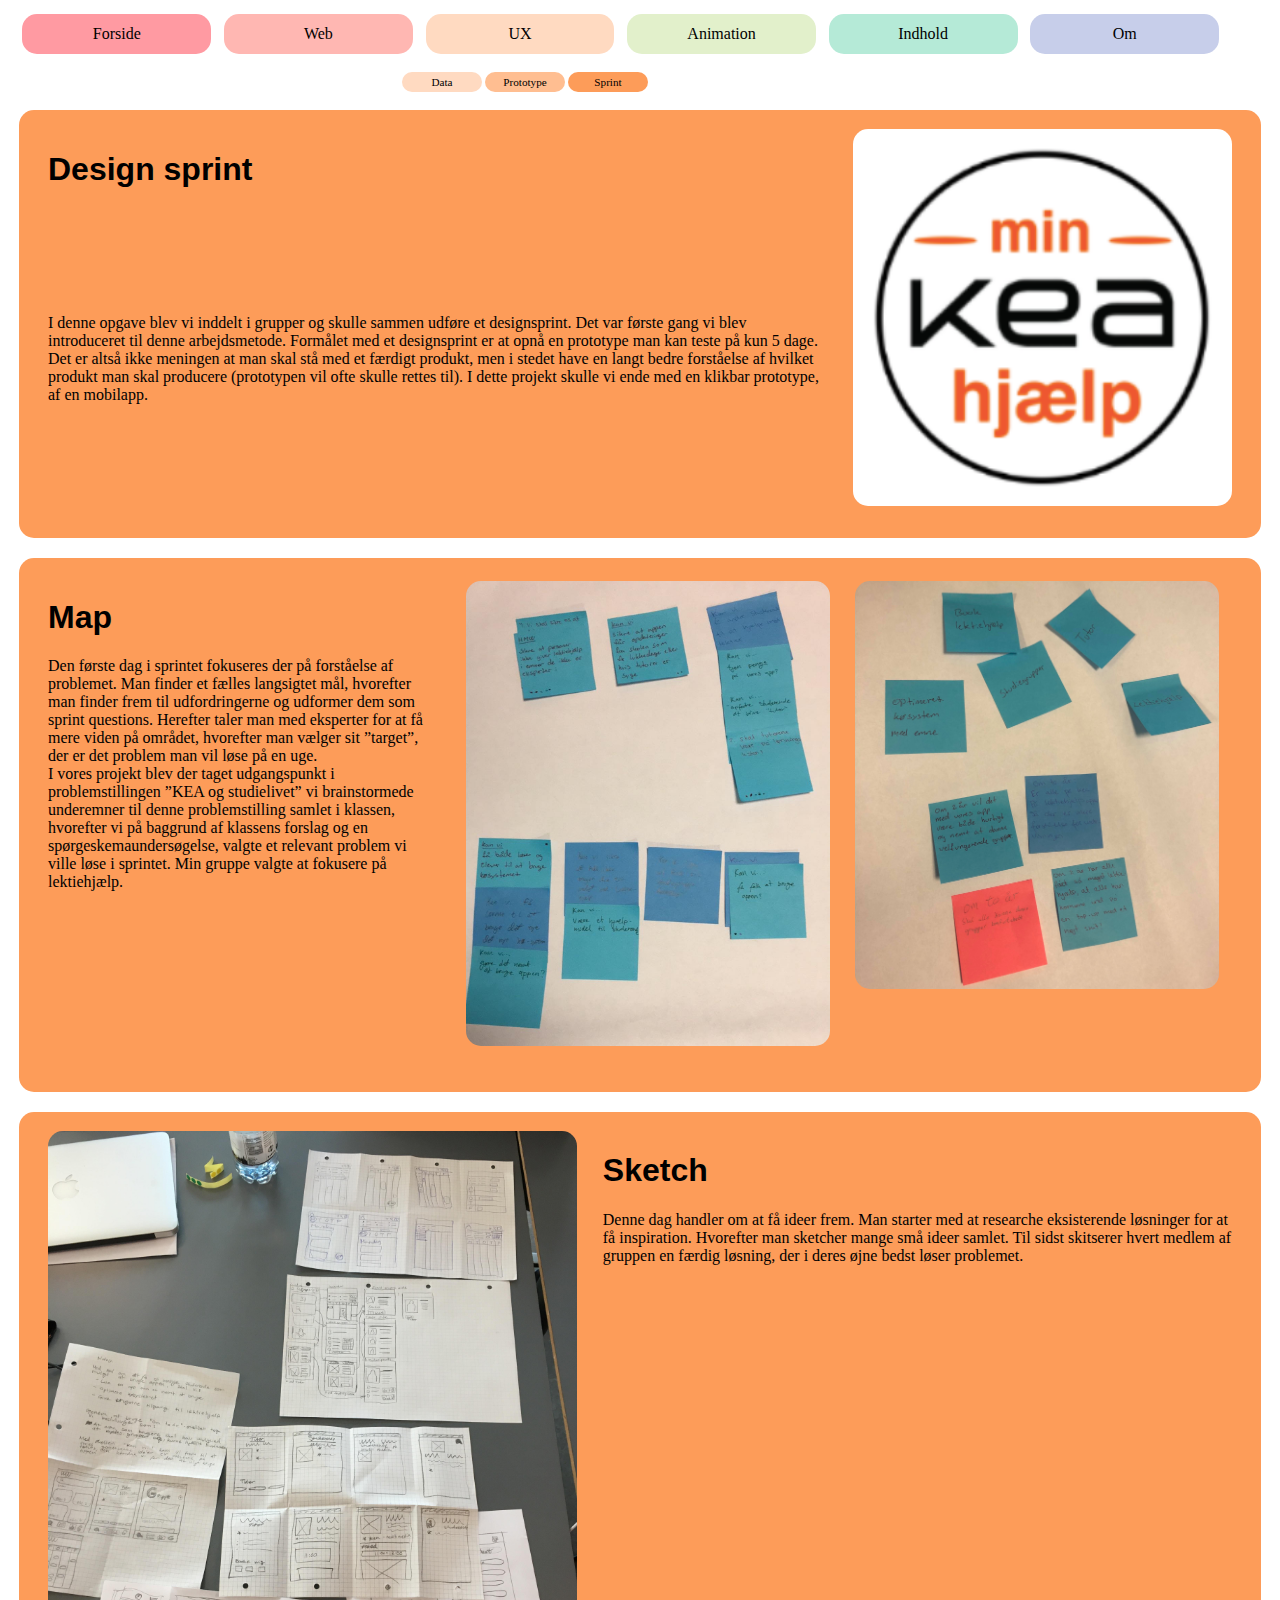
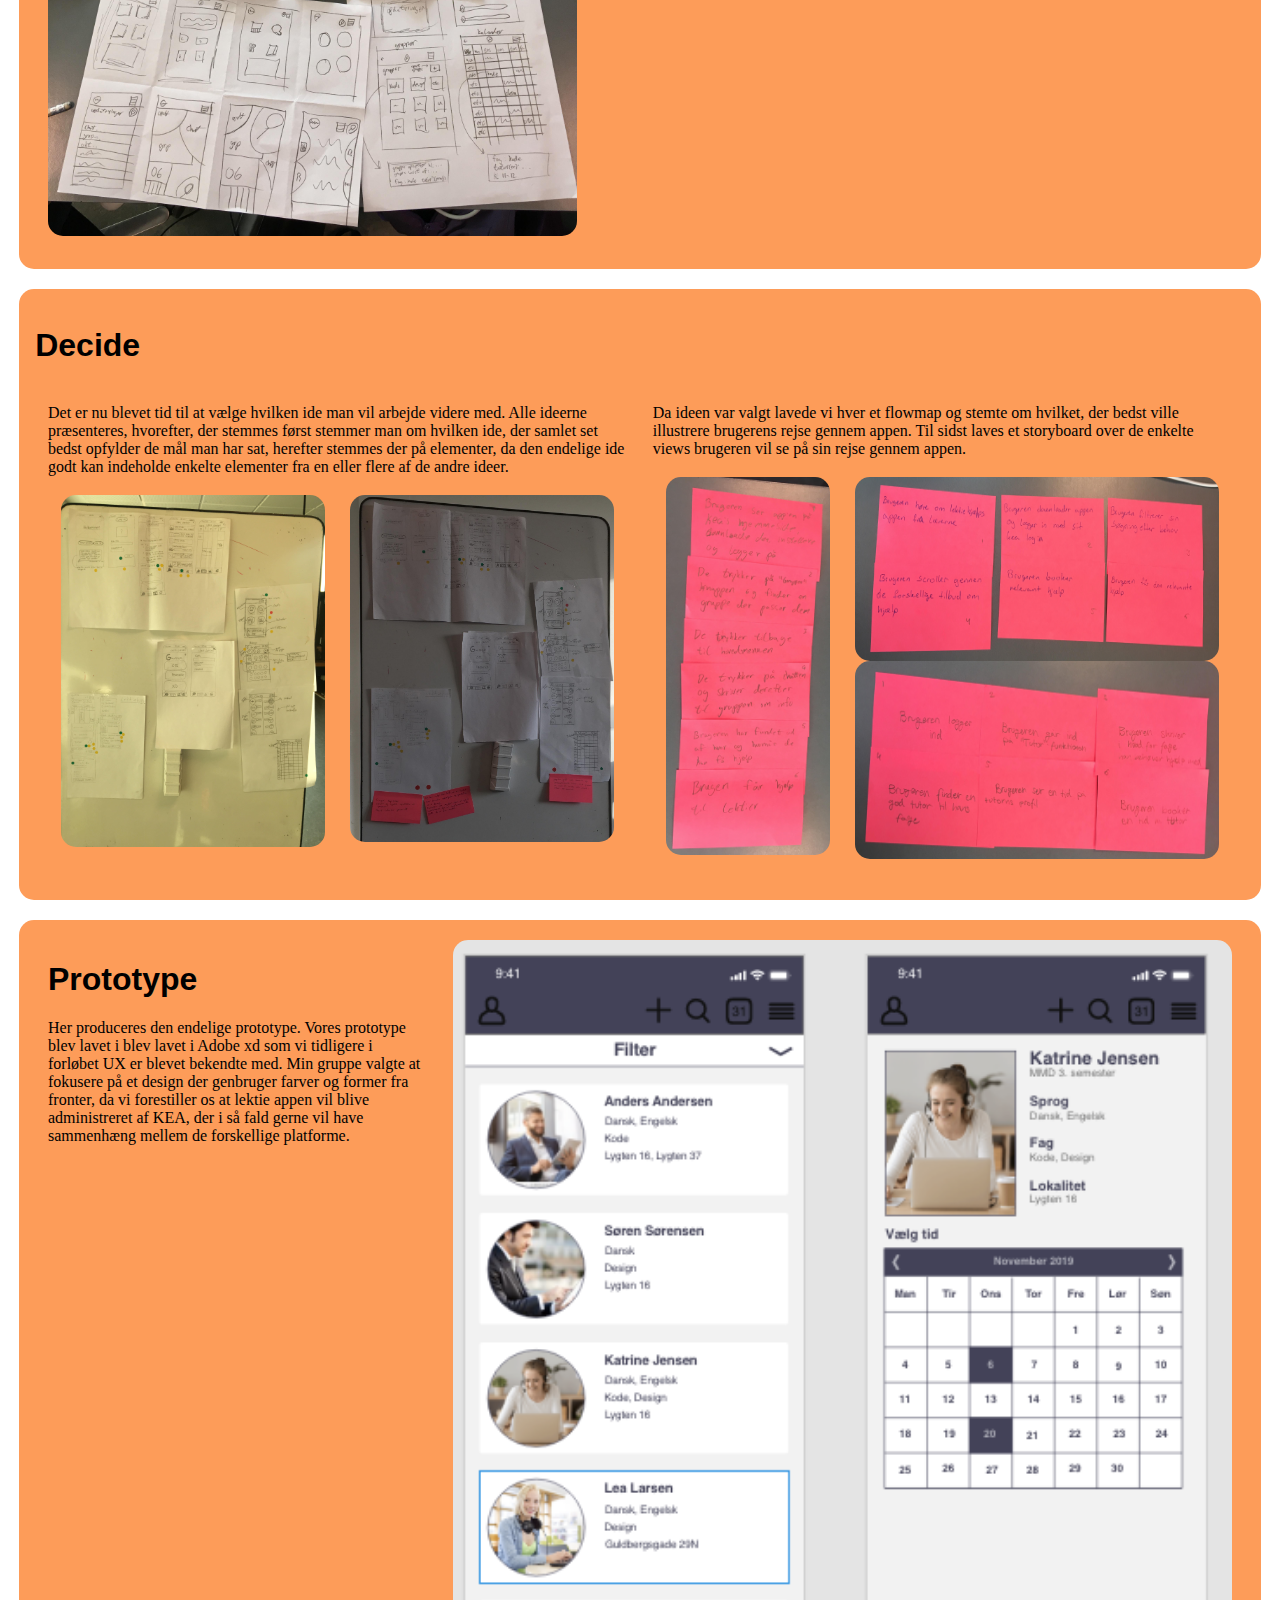
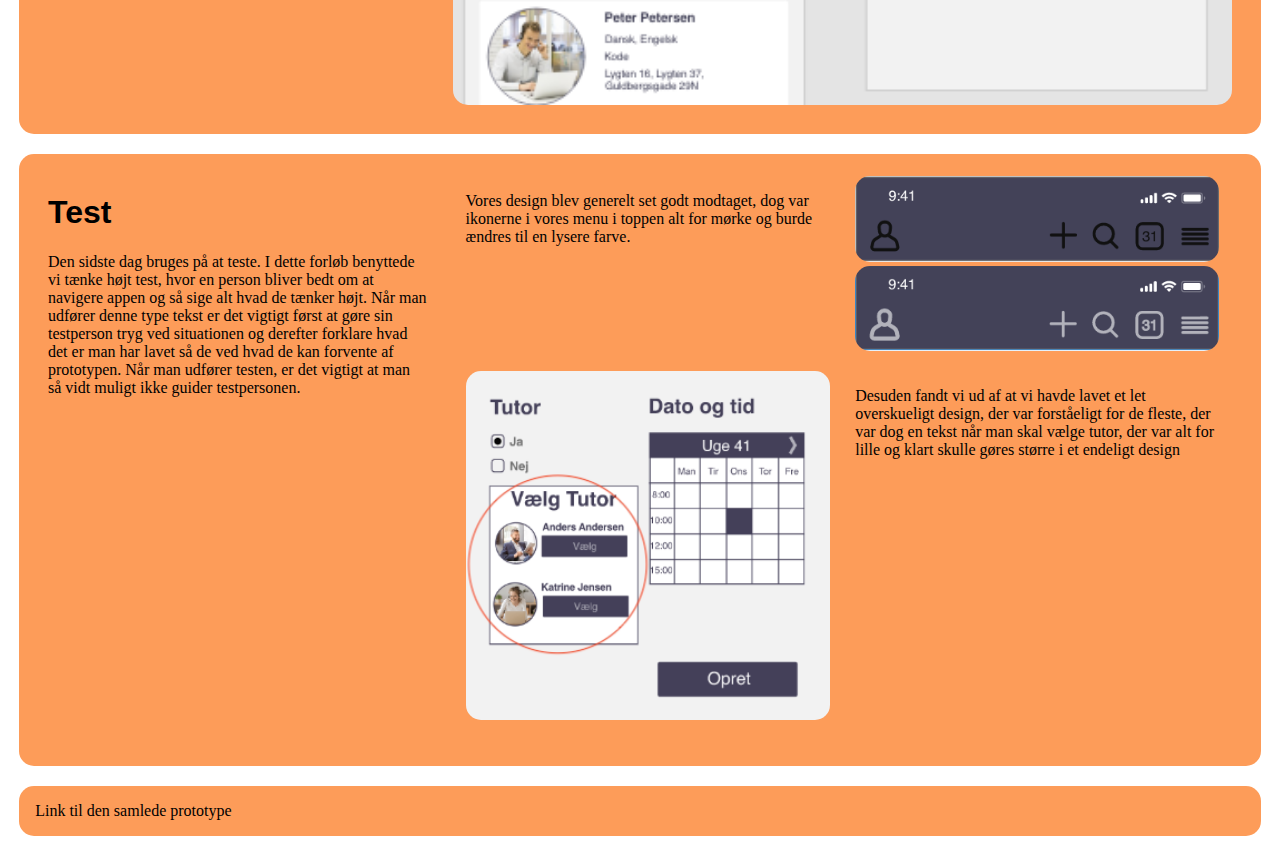
<file: ux_sprint.html>
<!Doctype html>
<html lang="da">

<head>
    <meta charset="utf-8">
    <meta name="robots" content="noindex">
    <meta name="viewport" content="width=device-width, initial-scale=1.0">
    <title>Portefolie</title>
    <link rel="stylesheet" href="style.css" type="text/css">
</head>

<body>
    <header>
        <div class="btn-group">
            <a id="btn1" href="index.html" role="button">Forside</a>
            <a id="btn2" role="button" href="web.html">Web</a>
            <a id="btn3" role="button" href="ux_data.html">UX</a>
            <a id="btn4" role="button" href="animation_assets.html">Animation</a>
            <a id="btn5" role="button" href="indhold_redesign.html">Indhold</a>
            <a id="btn6" role="button" href="om.html">Om</a>
        </div>

        <div class="btn-group2">
            <a id="btn2_1" role="button" href="ux_data.html">Data</a>
            <a id="btn2_2" role="button" href="ux_prototype.html">Prototype</a>
            <a id="btn2_3" role="button" href="ux_sprint.html">Sprint</a>
        </div>
    </header>

    <div id="position">
        <section id="sprint" class="ux_sprint">
            <div class="sectionwrapper">
                <div class="col_wide">
                    <h1>Design sprint</h1>
                    <p>I denne opgave blev vi inddelt i grupper og skulle sammen udføre et designsprint. Det var første gang vi blev introduceret til denne arbejdsmetode. Formålet med et designsprint er at opnå en prototype man kan teste på kun 5 dage. Det er altså ikke meningen at man skal stå med et færdigt produkt, men i stedet have en langt bedre forståelse af hvilket produkt man skal producere (prototypen vil ofte skulle rettes til). I dette projekt skulle vi ende med en klikbar prototype, af en mobilapp.</p>
                </div>
                <div class="col_narrow">
                    <img src="eksempler/ux/sprint_forside.png" alt="Logo til min KEA hjælp">
                </div>
            </div>
        </section>
        
        <section id="map" class="ux_sprint">
            <div class="sectionwrapper">
                <div class="col_narrow">
                    <h1>Map</h1>
                    <p>Den første dag i sprintet fokuseres der på forståelse af problemet. Man finder et fælles langsigtet mål, hvorefter man finder frem til udfordringerne og udformer dem som sprint questions. Herefter taler man med eksperter for at få mere viden på området, hvorefter man vælger sit ”target”, der er det problem man vil løse på en uge. <br> I vores projekt blev der taget udgangspunkt i problemstillingen ”KEA og studielivet” vi brainstormede underemner til denne problemstilling samlet i klassen, hvorefter vi på baggrund af klassens forslag og en spørgeskemaundersøgelse, valgte et relevant problem vi ville løse i sprintet. Min gruppe valgte at fokusere på lektiehjælp.</p>
                </div>
                <div class="col_wide">
                    <div class="col_2">
                        <img src="eksempler/ux/ux_map1.jpg" alt="Et billede fra vors process">
                    </div>
                    <div class="col_2">
                        <img src="eksempler/ux/ux_map2.jpg" alt="Et billede fra vors process">
                    </div>
                </div>
            </div>
        </section>
        
        <section id="sketch" class="ux_sprint">
            <div class="sectionwrapper">
                <div class="col">
                    <h1>Sketch</h1>
                    <p>Denne dag handler om at få ideer frem. Man starter med at researche eksisterende løsninger for at få inspiration. Hvorefter man sketcher mange små ideer samlet. Til sidst skitserer hvert medlem af gruppen en færdig løsning, der i deres øjne bedst løser problemet. </p>
                </div>
                <div class="col_2">
                    <img src="eksempler/ux/ux_sketch.jpg" alt="Et billede fra vores process">
                </div>
            </div>
        </section>

        <section id="decide" class="ux_sprint">
            <h1>Decide</h1>
            <div class="sectionwrapper">
                <div class="col">
                    <div class="top">
                        <p>Det er nu blevet tid til at vælge hvilken ide man vil arbejde videre med. Alle ideerne præsenteres, hvorefter, der stemmes først stemmer man om hvilken ide, der samlet set bedst opfylder de mål man har sat, herefter stemmes der på elementer, da den endelige ide godt kan indeholde enkelte elementer fra en eller flere af de andre ideer.</p>
                    </div>
                    <div class="bottom">
                        <div class="col_3">
                            <img src="eksempler/ux/ux_decide1.jpg" alt="Et billede fra vores process">
                        </div>
                        <div class="col_3">
                            <img src="eksempler/ux/ux_decide2.jpg" alt="Et billede fra vores process">
                        </div>
                    </div>
                </div>
                <div class="col">
                    <div class="top">
                        <p>Da ideen var valgt lavede vi hver et flowmap og stemte om hvilket, der bedst ville illustrere brugerens rejse gennem appen. Til sidst laves et storyboard over de enkelte views brugeren vil se på sin rejse gennem appen.</p>
                    </div>
                    <div class="bottom">
                        <div class="col_narrow_2">
                            <img src="eksempler/ux/ux_decide3.jpg" alt="Et billede fra vores process">
                        </div>
                        <div class="col_wide_2">
                            <img src="eksempler/ux/ux_decide4.jpg" alt="Et billede fra vores process">
                            <img src="eksempler/ux/ux_decide5.jpg" alt="Et billede fra vores process">
                        </div>
                    </div>
                </div>
            </div>
        </section>
        
        <section id="prototype" class="ux_sprint">
            <div class="sectionwrapper">
                <div class="col_narrow">
                    <h1>Prototype</h1>
                    <p>Her produceres den endelige prototype. Vores prototype blev lavet i blev lavet i Adobe xd som vi tidligere i forløbet UX er blevet bekendte med. Min gruppe valgte at fokusere på et design der genbruger farver og former fra fronter, da vi forestiller os at lektie appen vil blive administreret af KEA, der i så fald gerne vil have sammenhæng mellem de forskellige platforme.</p>
                </div>
                <div class="col_wide">
                    <img src="eksempler/ux/ux_sprint_prototype.png" alt="Udsnit fra prototypen">
                </div>
            </div>
        </section>
        
        <section id="test" class="ux_sprint">
            <div class="sectionwrapper">
                <div class="col_narrow">
                    <h1>Test</h1>
                    <p>Den sidste dag bruges på at teste. I dette forløb benyttede vi tænke højt test, hvor en person bliver bedt om at navigere appen og så sige alt hvad de tænker højt. Når man udfører denne type tekst er det vigtigt først at gøre sin testperson tryg ved situationen og derefter forklare hvad det er man har lavet så de ved hvad de kan forvente af prototypen. Når man udfører testen, er det vigtigt at man så vidt muligt ikke guider testpersonen.</p>
                </div>
                <div class="col_wide">
                    <div class="top">
                        <div class="col_2">
                            <p>Vores design blev generelt set godt modtaget, dog var ikonerne i vores menu i toppen alt for mørke og burde ændres til en lysere farve.</p>
                        </div>
                        <div class="col_2">
                            <img src="eksempler/ux/ux_sprint_moerk.png" alt="Original menu">
                            <img src="eksempler/ux/ux_sprint_lys.png" alt="Redigeret menu">
                        </div>
                    </div>
                    <div class="bottom">
                        <div class="col_2">
                            <img src="eksempler/ux/ux_sprint_tutor.png" alt="Udsnit af prototypen">
                        </div>
                        <div class="col_2">
                            <p>Desuden fandt vi ud af at vi havde lavet et let overskueligt design, der var forståeligt for de fleste, der var dog en tekst når man skal vælge tutor, der var alt for lille og klart skulle gøres større i et endeligt design</p>
                        </div>
                    </div>
                </div>
            </div>
        </section>
        <section id="link" class="ux_sprint">
            <a href="https://xd.adobe.com/view/41743469-fa2a-4daf-5825-e05e200cf6e9-3745/" target="_blank">Link til den samlede prototype</a>
        </section>

    </div>

</body>

</html>
</file>
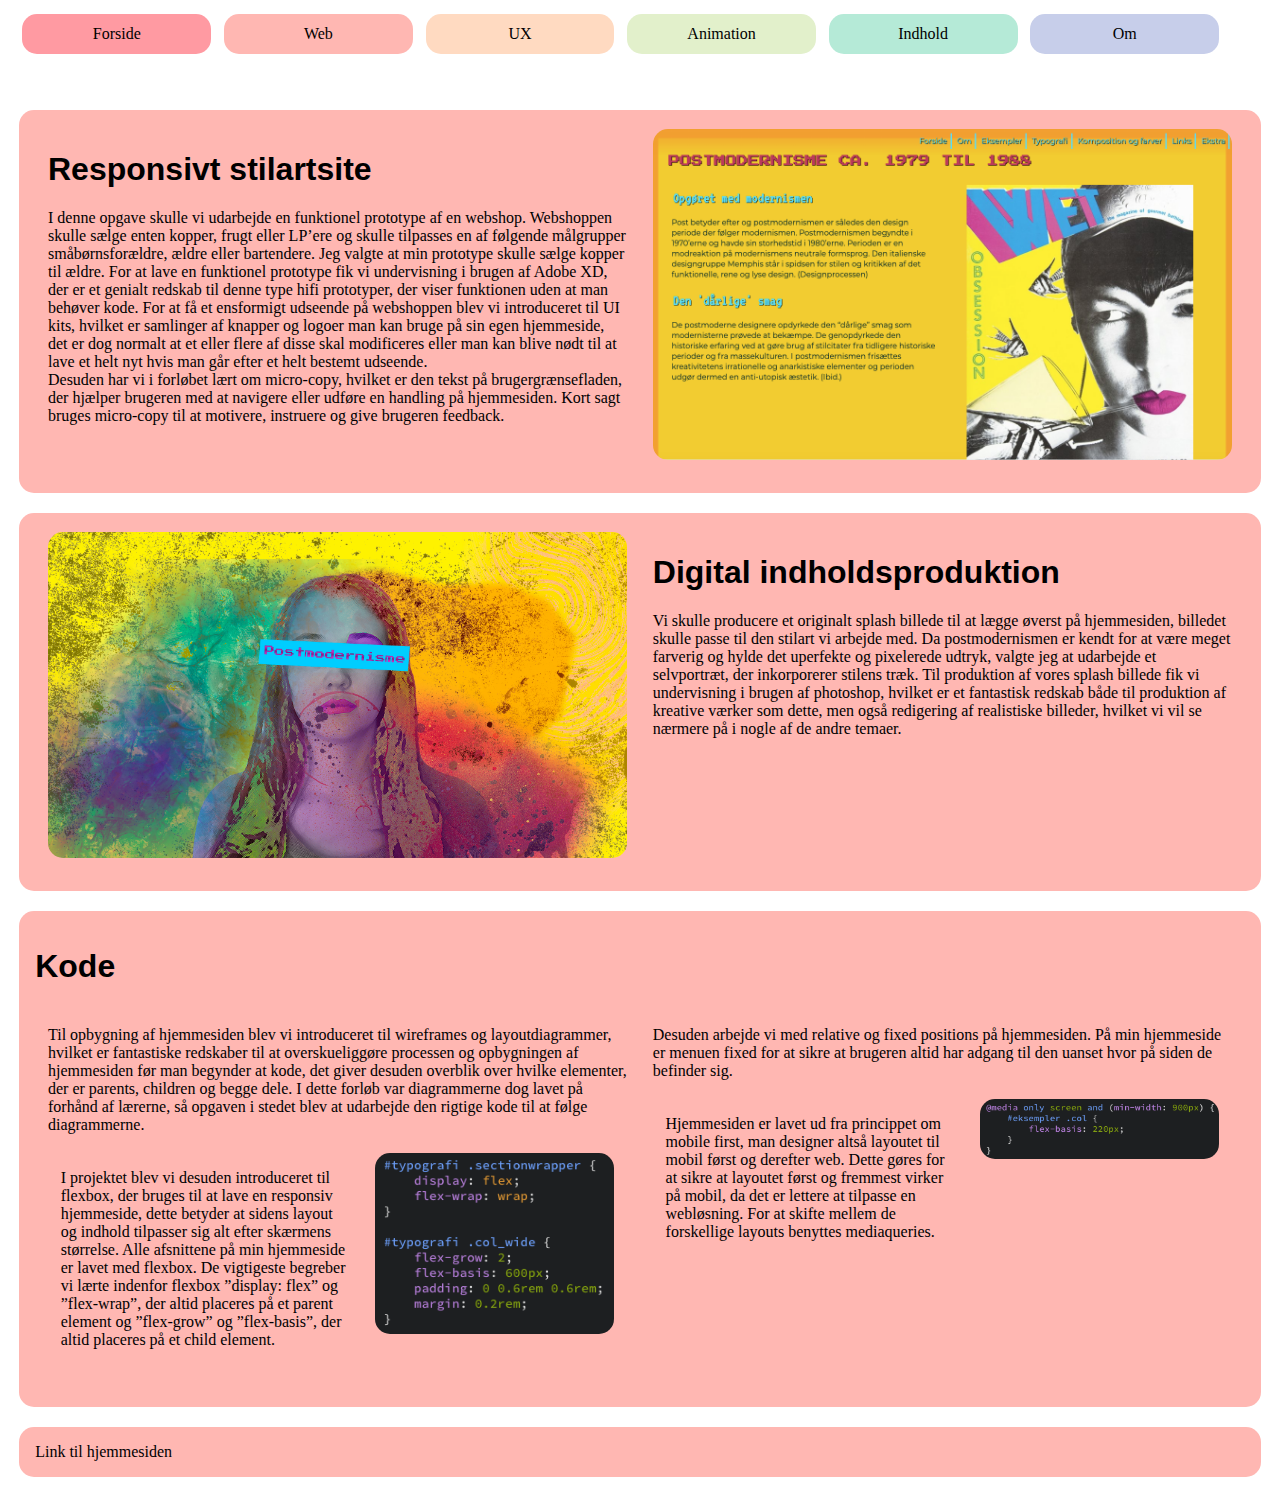
<file: web.html>
<!Doctype html>
<html lang="da">

<head>
    <meta charset="utf-8">
    <meta name="robots" content="noindex">
    <meta name="viewport" content="width=device-width, initial-scale=1.0">
    <title>Portefolie</title>
    <link rel="stylesheet" href="style.css" type="text/css">
</head>

<body>
    <header>
       <div class="btn-group">
            <a id="btn1" href="index.html" role="button">Forside</a>
            <a id="btn2" role="button" href="web.html">Web</a>
            <a id="btn3" role="button" href="ux_data.html">UX</a>
            <a id="btn4" role="button" href="animation_assets.html">Animation</a>
            <a id="btn5" role="button" href="indhold_redesign.html">Indhold</a>
            <a id="btn6" role="button" href="om.html">Om</a>
        </div>
    </header>

    <div id="position">
    <section id="responsive" class="web">
        
        <div class="sectionwrapper">
            <div class="col">
                <h1>Responsivt stilartsite</h1>
                <p>I denne opgave skulle vi udarbejde en funktionel prototype af en webshop. Webshoppen skulle sælge enten kopper, frugt eller LP’ere og skulle tilpasses en af følgende målgrupper småbørnsforældre, ældre eller bartendere. Jeg valgte at min prototype skulle sælge kopper til ældre. For at lave en funktionel prototype fik vi undervisning i brugen af Adobe XD, der er et genialt redskab til denne type hifi prototyper, der viser funktionen uden at man behøver kode. For at få et ensformigt udseende på webshoppen blev vi introduceret til UI kits, hvilket er samlinger af knapper og logoer man kan bruge på sin egen hjemmeside, det er dog normalt at et eller flere af disse skal modificeres eller man kan blive nødt til at lave et helt nyt hvis man går efter et helt bestemt udseende. <br> Desuden har vi i forløbet lært om micro-copy, hvilket er den tekst på brugergrænsefladen, der hjælper brugeren med at navigere eller udføre en handling på hjemmesiden. Kort sagt bruges micro-copy til at motivere, instruere og give brugeren feedback. </p>
            </div>
            <div class="col">
                <img src="eksempler/web/web_mit_site.png" alt="Udsnit fra responsive site">
            </div>
        </div>
    </section>

    <section id="indhold" class="web">
        <div class="sectionwrapper">  
            <div class="col">
                <h1>Digital indholdsproduktion</h1>
                <p>Vi skulle producere et originalt splash billede til at lægge øverst på
                    hjemmesiden, billedet skulle passe til den stilart vi arbejde med.
                    Da postmodernismen er kendt for at være meget farverig og hylde det
                    uperfekte og pixelerede udtryk, valgte jeg at udarbejde et selvportræt,
                    der inkorporerer stilens træk. Til produktion af vores splash billede fik vi
                    undervisning i brugen af photoshop, hvilket er et fantastisk redskab både
                    til produktion af kreative værker som dette, men også redigering af
                    realistiske billeder, hvilket vi vil se nærmere på i nogle af de
                    andre temaer.</p>
            </div>
            <div class="col">
                <img src="eksempler/web/web_splash.jpg" alt="Splash billede fra tema 2">
            </div>
        </div>
    </section>

    <section id="kode" class="web">
        <h1>Kode</h1>
        <div class="sectionwrapper">
            <div class="col">
                <div class="top">
                    <p>Til opbygning af hjemmesiden blev vi introduceret til wireframes og layoutdiagrammer, hvilket er
                        fantastiske redskaber til at overskueliggøre processen og opbygningen af hjemmesiden før man
                        begynder at kode, det giver desuden overblik over hvilke elementer, der er parents, children og
                        begge dele. I dette forløb var diagrammerne dog lavet på forhånd af lærerne, så opgaven i stedet
                        blev at udarbejde den rigtige kode til at følge diagrammerne.</p>
                </div>
                <div class="bottom">
                    <div class="txt">
                        <p>I projektet blev vi desuden introduceret til flexbox,
                            der bruges til at lave en responsiv hjemmeside,
                            dette betyder at sidens layout og indhold tilpasser
                            sig alt efter skærmens størrelse. Alle afsnittene
                            på min hjemmeside er lavet med flexbox. De
                            vigtigeste begreber vi lærte indenfor flexbox
                            ”display: flex” og ”flex-wrap”, der altid placeres
                            på et parent element og ”flex-grow” og ”flex-basis”,
                            der altid placeres på et child element.
                        </p>
                    </div>
                    <div class="image">
                        <img src="eksempler/web/web_flex_kode.png" alt="Et kode eksempel">
                    </div>
                </div>
            </div>
            <div class="col">
                <div class="top">
                    <p>Desuden arbejde vi med relative og fixed positions på hjemmesiden. På min hjemmeside er menuen
                        fixed for at sikre at brugeren altid har adgang til den uanset hvor på siden de befinder sig.</p>
                </div>
                <div class="bottom">
                    <div class="txt">
                        <p>Hjemmesiden er lavet ud fra princippet om mobile
                            first, man designer altså layoutet til mobil først og
                            derefter web. Dette gøres for at sikre at layoutet
                            først og fremmest virker på mobil, da det er
                            lettere at tilpasse en webløsning. For at skifte
                            mellem de forskellige layouts benyttes
                            mediaqueries.</p>
                    </div>
                    <div class="image">
                        <img src="eksempler/web/web_mediaquery_kode.png" alt="Et kode eksempel">
                    </div>
                </div>
            </div>
        </div>
    </section>

    <section id="link" class="web">
        <a href="https://neanderpetersen.dk/kea/02_web/04_responsive/02_04_02_responsive_v2/index.html#splash" target="_blank">Link til hjemmesiden</a>
        </section>
</div>
</body>

</html>
</file>
<file: style.css>
* {
    box-sizing: border-box;
}

body {
    margin: 0;
}

img {
    width: 100%;
    border-radius: 15px;
}

a {
    text-decoration: none;
    color: black;
}

section {
    padding: 1rem;
    max-width: 97vw;
    border-radius: 15px;
    margin: 0px auto 20px auto;
}

p {
    font-family: "Times New Roman", "Times", "serif";
}

h1 {
    font-family: "helvetica", "arial";
}

h2 {}

/*******    Menu Slut   *******/

header {
    height: 100px;
    width: 100vw;
    background-color: white;
    position: fixed;
    display: flex;
    flex-wrap: wrap;
}

.btn-group {
    padding: 0.5rem 1rem 0.2rem 1rem;
    top: 0;
    display: flex;
    flex-direction: row;
    flex-grow: 1;
    max-width: 97vw;
}

.btn-group a {
    font-size: 1rem;
    border: none;
    height: 40px;
    width: 15.5vw;
    border-radius: 15px;
    margin: 0.5vw;
    text-align: center;
    padding-top: 11px;
}

#btn1 {
    background-color: #FF9AA2;
}

#btn2 {
    background-color: #FFB7B2;
}

#btn3 {
    background-color: #FFDAC1;
}

#btn4 {
    background-color: #E2F0CB;
}

#btn5 {
    background-color: #B5EAD7;
}

#btn6 {
    background-color: #C7CEEA;
}

.btn-group2 {
    width: 100vw;
    padding: 0.5rem 1rem 1rem 1rem;
    top: 10px;
    margin: 0 auto;
    margin-left: 30vw;
    display: flex;
    flex-direction: row;
}

@media only screen and (max-width: 1210px) {
    .btn-group2 {
        margin-left: 27vw;
    }
}

@media only screen and (max-width: 930px) {
    .btn-group2 {
        margin-left: 24vw;
    }
}

@media only screen and (max-width: 765px) {
    .btn-group2 {
        margin-left: 21vw;
    }
}

@media only screen and (max-width: 665px) {
    .btn-group2 {
        margin-left: 18vw;
    }
}

@media only screen and (max-width: 595px) {
    .btn-group2 {
        margin-left: 15vw;
    }
}

.btn-group2 a {
    text-decoration: none;
    font-size: 0.7rem;
    border: none;
    height: 20px;
    width: 80px;
    border-radius: 15px;
    margin: 0px 1px 2px 2px;
    text-align: center;
    padding-top: 4px;
}

#btn2_1 {
    background-color: #FFDAC1;
}

#btn2_2 {
    background-color: #FFBE91;
}

#btn2_3 {
    background-color: #FD9C59;
}

.btn-group3 {
    width: 100vw;
    padding: 0.5rem 1rem 1rem 1rem;
    top: 10px;
    margin: 0 auto;
    margin-left: 46vw;
    display: flex;
    flex-direction: row;
}

@media only screen and (max-width: 1130px) {
    .btn-group3 {
        margin-left: 43vw;
    }
}

@media only screen and (max-width: 965px) {
    .btn-group3 {
        margin-left: 40vw;
    }
}

@media only screen and (max-width: 800px) {
    .btn-group3 {
        margin-left: 37vw;
    }
}

@media only screen and (max-width: 695px) {
    .btn-group3 {
        margin-left: 34vw;
    }
}

@media only screen and (max-width: 615px) {
    .btn-group3 {
        margin-left: 32vw;
    }
}

.btn-group3 a {
    text-decoration: none;
    font-size: 0.7rem;
    border: none;
    height: 20px;
    width: 80px;
    border-radius: 15px;
    margin: 0px 1px 2px 2px;
    text-align: center;
    padding-top: 4px;
}

#btn3_1 {
    background-color: #E2F0CB;
}

#btn3_2 {
    background-color: #CEEF97;
}

#btn3_3 {
    background-color: #B8F05B;
}

@media only screen and (max-width: 550px) {
    .btn-group {
        max-width: 120px;
        flex-direction: column;
        align-items: flex-start;
        width: auto;
        flex-grow: 1;
        flex-basis: 110px;
        max-width: 120px;
    }
}

@media only screen and (max-width: 550px) {
    .btn-group a {
        height: 25px;
        width: 100px;
        padding-top: 4px;
    }
}

@media only screen and (max-width: 550px) {
    header {
        height: 192px;
        width: 100vw;
    }
}

@media only screen and (max-width: 550px) {
    .btn-group2 {
        flex-direction: column;
        align-items: flex-start;
        margin-top: 42px;
        margin-left: 1px;
        width: auto;
    }
}

@media only screen and (max-width: 550px) {
    .btn-group3 {
        flex-direction: column;
        align-items: flex-start;
        margin-top: 72px;
        margin-left: 1px;
        width: auto;
    }
}

/*******    Menu Slut   *******/

/*******    Forside   *******/

#position {
    padding-top: 110px;
}

@media only screen and (max-width: 550px) {
    #position {
        padding-top: 200px;
    }
}

#splash_wrapper {
}

#splash {
    max-width: 97vw;
    margin-left: 4vw;
}

@media only screen and (max-width: 660px) {
    #splash {
        padding-top: 25px;
    }
}

@media only screen and (max-width: 550px) {
    #splash {
        padding-top: 125px;
    }
}


/*******    Forside Slut   *******/

/*******    Web   *******/

.web {
    background-color: #FFB7B2;
}

.web .sectionwrapper {
    display: flex;
    flex-wrap: wrap;
}

.web .col {
    flex-grow: 1;
    flex-basis: 400px;
    padding: 0 0.6rem 0.6rem;
    margin: 0.2rem;
}

.web .bottom {
    display: flex;
    flex-wrap: wrap;
}

.web .txt {
    flex-grow: 1;
    flex-basis: 250px;
    padding: 0 0.6rem 0.6rem;
    margin: 0.2rem;
}

.web .image {
    flex-grow: 1;
    flex-basis: 200px;
    padding: 0 0.6rem 0.6rem;
    margin: 0.2rem
}

#indhold .sectionwrapper {
    flex-direction: row-reverse;
}

/*******    Web Slut   *******/

/*******    Ux_data   *******/

.ux_data {
    background-color: #FFDAC1;
}

.ux_data .sectionwrapper {
    display: flex;
    flex-wrap: wrap;
}

.ux_data .col {
    flex-grow: 1;
    flex-basis: 400px;
    padding: 0 0.6rem 0.6rem;
    margin: 0.2rem;
}

@media screen and (max-width: 870px) {
    .web #indhold .col {
        flex-direction: row-reverse;
    }
}

/*******    Ux_data Slut   *******/

/*******    ux_prototype   *******/

.ux_prototype {
    background-color: #FFBE91;
}

.ux_prototype .sectionwrapper {
    display: flex;
    flex-wrap: wrap;
}

.ux_prototype .col {
    flex-grow: 1;
    flex-basis: 400px;
    padding: 0 0.6rem 0.6rem;
    margin: 0.2rem;
}

.ux_prototype .col_wide {
    flex-grow: 1;
    flex-basis: 600px;
    padding: 0 0.6rem 0.6rem;
    margin: 0.2rem;
}

.ux_prototype .col_narrow {
    flex-grow: 1;
    flex-basis: 200px;
    padding: 0 0.6rem 0.6rem;
    margin: 0.2rem;
}

/*******    ux_prototype Slut   *******/

/*******    ux_sprint   *******/

.ux_sprint {
    background-color: #FD9C59;
}

.ux_sprint .sectionwrapper {
    display: flex;
    flex-wrap: wrap;
}

.ux_sprint .col {
    flex-grow: 1;
    flex-basis: 400px;
    padding: 0 0.6rem 0.6rem;
    margin: 0.2rem;
}

.ux_sprint .col_wide {
    flex-grow: 1;
    flex-basis: 600px;
    padding: 0 0.6rem 0.6rem;
    margin: 0.2rem;
    display: flex;
    flex-wrap: wrap;
}

.ux_sprint .col_narrow {
    flex-grow: 1;
    flex-basis: 200px;
    padding: 0 0.6rem 0.6rem;
    margin: 0.2rem;
}

.ux_sprint .col_2 {
    flex-grow: 1;
    flex-basis: 300px;
    padding: 0 0.6rem 0.6rem;
    margin: 0.2rem;
}

.ux_sprint .bottom {
    display: flex;
    flex-wrap: wrap;
}

.ux_sprint .top {
    display: flex;
    flex-wrap: wrap;
}

.ux_sprint .col_3 {
    flex-grow: 1;
    flex-basis: 200px;
    padding: 0 0.6rem 0.6rem;
    margin: 0.2rem;
}

.ux_sprint .col_wide_2 {
    flex-grow: 1;
    flex-basis: 300px;
    padding: 0 0.6rem 0.6rem;
    margin: 0.2rem;
    display: flex;
    flex-wrap: wrap;
}

.ux_sprint .col_narrow_2 {
    flex-grow: 1;
    flex-basis: 100px;
    padding: 0 0.6rem 0.6rem;
    margin: 0.2rem;
}

#sketch .sectionwrapper {
    flex-direction: row-reverse;
}

/*******    ux_sprint Slut   *******/

/*******    animation_assets   *******/

.animation_assets {
    background-color: #E2F0CB;
}

.animation_assets .sectionwrapper {
    display: flex;
    flex-wrap: wrap;
}

.animation_assets .col {
    flex-grow: 1;
    flex-basis: 400px;
    padding: 0 0.6rem 0.6rem;
    margin: 0.2rem;
}

.animation_assets .col_2 {
    flex-grow: 1;
    flex-basis: 250px;
    padding: 0 0.6rem 0.6rem;
    margin: 0.2rem;
}

table {
    border: 1px solid black;
    border-radius: 15px;
    border-collapse: collapse;
    text-align: left;
}

th {
    height: 40px;
    padding: 5px;
    background-color: #CEEF97;
    border: 1px solid black;
}

td {
    height: 25px;
    padding: 5px;
    border: 1px solid black;
}

#filformater .sectionwrapper {
    flex-direction: row-reverse;
}

/*******    animation_assets Slut   *******/

/*******    animation_opg   *******/

.animation_opg {
    background-color: #CEEF97;
}

.animation_opg .sectionwrapper {
    display: flex;
    flex-wrap: wrap;
}

.animation_opg .col {
    flex-grow: 1;
    flex-basis: 400px;
    padding: 0 0.6rem 0.6rem;
    margin: 0.2rem;
}

/*******    animation_opg Slut   *******/

/*******    animation_billeddeling   *******/

.animation_billeddeling {
    background-color: #B8F05B;
}

.animation_billeddeling .sectionwrapper {
    display: flex;
    flex-wrap: wrap;
}

.animation_billeddeling .col {
    flex-grow: 1;
    flex-basis: 400px;
    padding: 0 0.6rem 0.6rem;
    margin: 0.2rem;
}

.animation_billeddeling .wrap_2 {
    display: flex;
    flex-wrap: wrap;
}

.animation_billeddeling .col_image {
    flex-grow: 1;
    flex-basis: 70px;
    padding: 0 0.6rem 0.6rem;
    margin: 0.2rem;
}

#aktivitetsdiagram .sectionwrapper {
    flex-direction: row-reverse;
}

#css .sectionwrapper {
    flex-direction: row-reverse;
}

/*******    animation_billeddeling Slut   *******/

/*******    indhol_pilotvideo   *******/

.indhold_pilotvideo {
    background-color: #B5EAD7;
}

/*******    indhol_pilotvideo Slut   *******/

/*******    indhol_redesign   *******/

.indhold_redesign {
    background-color: #8BEAC8;
}

.indhold_redesign .sectionwrapper {
    display: flex;
    flex-wrap: wrap;
}

.indhold_redesign .col {
    flex-grow: 1;
    flex-basis: 400px;
    padding: 0 0.6rem 0.6rem;
    margin: 0.2rem;
    display: flex;
    flex-wrap: wrap;
}

.indhold_redesign .col_image {
    flex-grow: 1;
    flex-basis: 200px;
    padding: 0 0.6rem 0.6rem;
    margin: 0.2rem;
}

.indhold_redesign .col_wide {
    flex-grow: 1;
    flex-basis: 500px;
    padding: 0 0.6rem 0.6rem;
    margin: 0.2rem;
}

.indhold_redesign .col_narrow {
    flex-grow: 1;
    flex-basis: 300px;
    padding: 0 0.6rem 0.6rem;
    margin: 0.2rem;
}

#hjemmeside .sectionwrapper {
    flex-direction: row-reverse;
}

/*******    indhol_redesign Slut   *******/

/*******    OM   *******/

.om {
    background-color: #C7CEEA;
}

.om .sectionwrapper {
    display: flex;
    flex-wrap: wrap;
}

.om .col {
    flex-grow: 1;
    flex-basis: 400px;
    padding: 0 0.6rem 0.6rem;
    margin: 0.2rem;
    display: flex;
    flex-wrap: wrap;
}

.om .col_wide {
    flex-grow: 1;
    flex-basis: 600px;
    padding: 0 0.6rem 0.6rem;
    margin: 0.2rem;
    display: flex;
    flex-wrap: wrap;
}

.om .col_narrow {
    flex-grow: 1;
    flex-basis: 200px;
    padding: 0 0.6rem 0.6rem;
    margin: 0.2rem;
}

/*******    OM Slut   *******/
</file>
